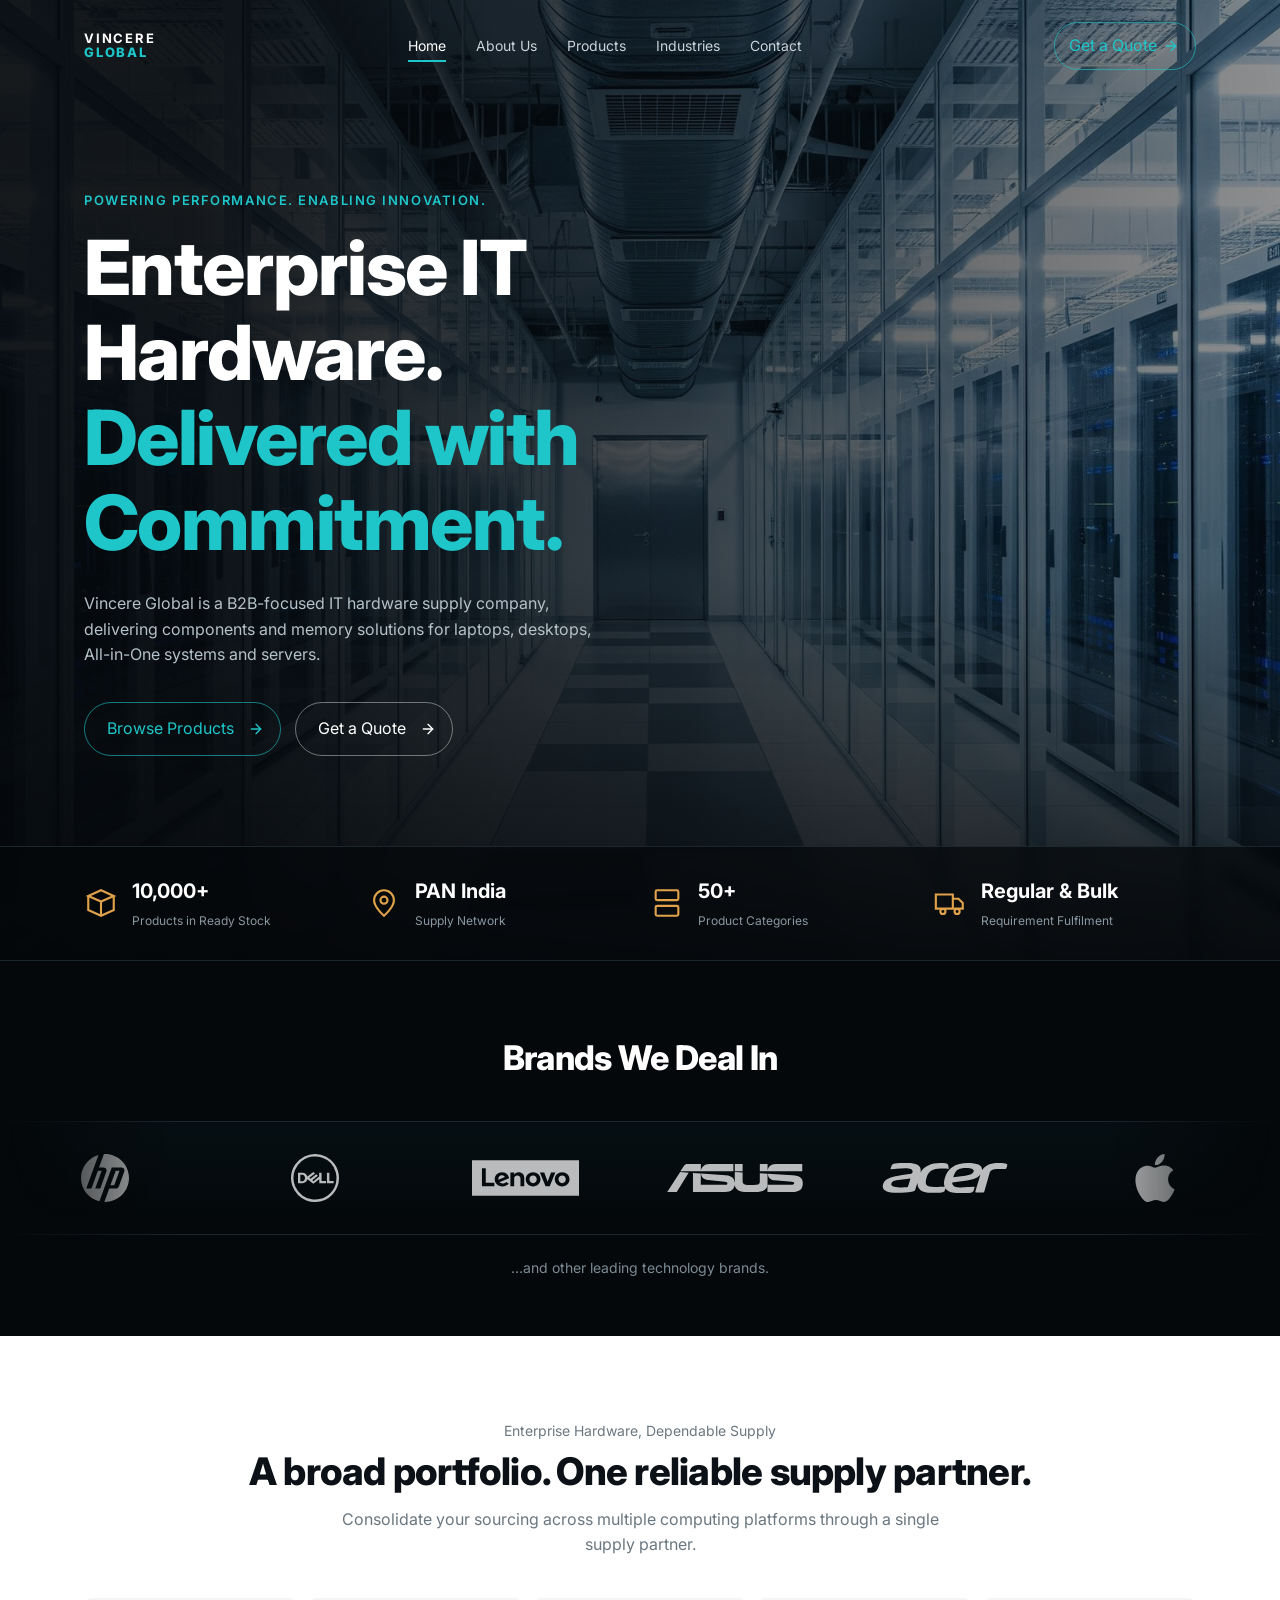
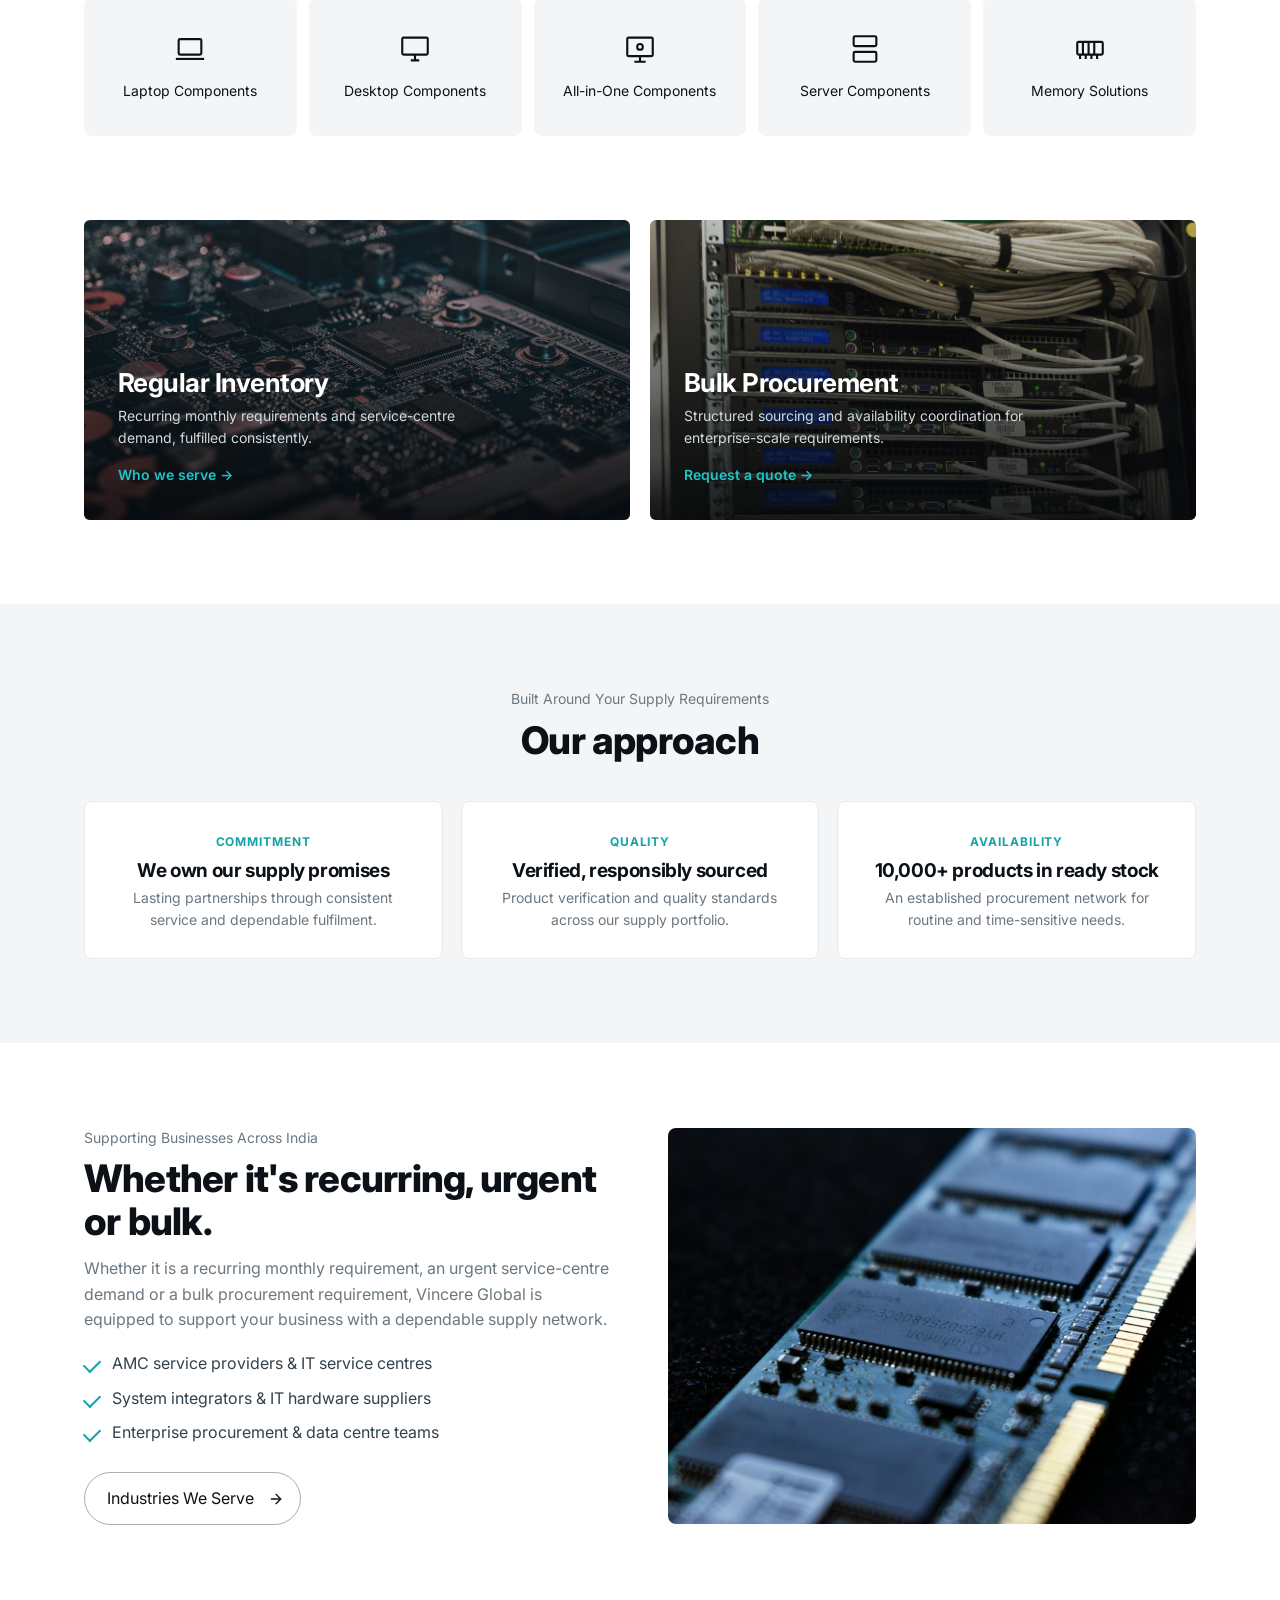
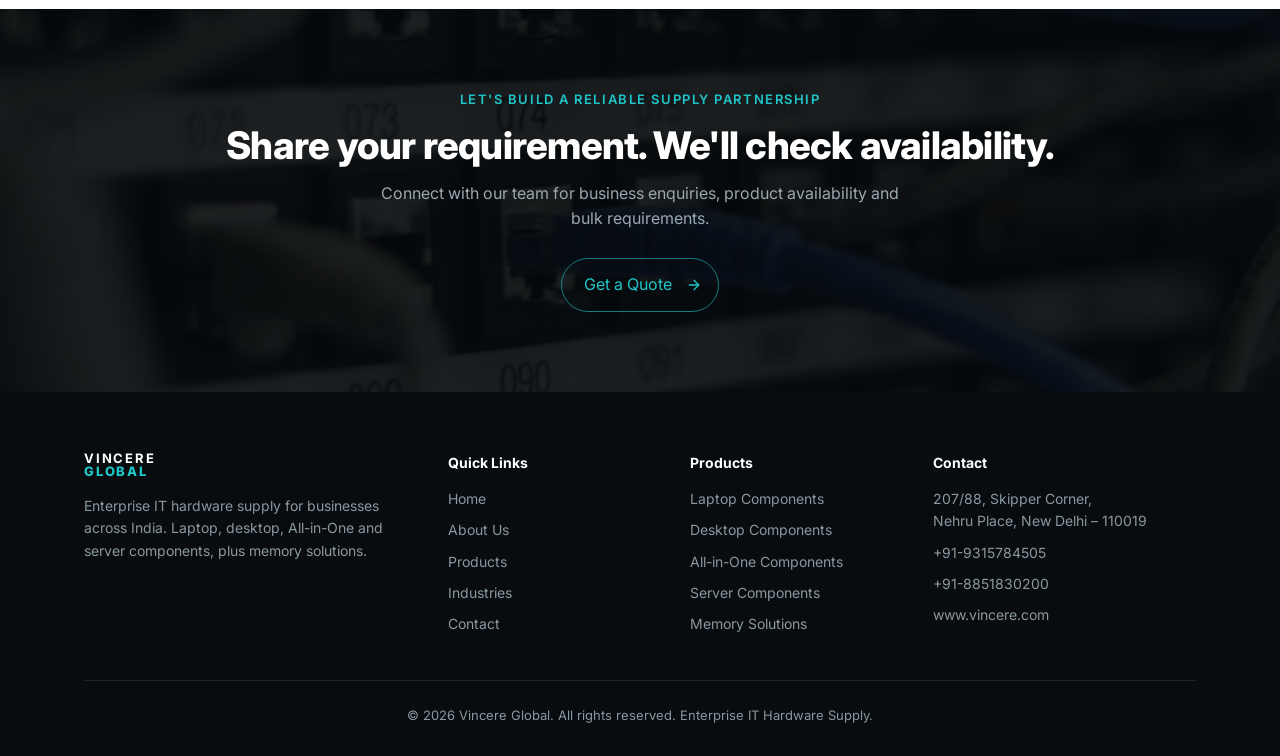
<file: index.html>
<!doctype html><html lang="en"><head><meta charset="utf-8"><meta name="viewport" content="width=device-width,initial-scale=1">
<title>Vincere Global | Enterprise IT Hardware Supply</title><meta name="description" content="B2B IT hardware supply across India: laptop, desktop, All-in-One and server components and memory solutions. 10,000+ products in ready stock.">
<link rel="preconnect" href="https://fonts.googleapis.com"><link rel="preconnect" href="https://fonts.gstatic.com" crossorigin>
<link href="https://fonts.googleapis.com/css2?family=Inter:wght@400;500;600;700;800&display=swap" rel="stylesheet">
<link rel="stylesheet" href="style.css"></head><body>
<header class="site"><div class="wrap nav">
<a class="logo" href="index.html" aria-label="Vincere Global home"><b>Vincere</b>Global</a>
<ul class="menu"><li><a href="index.html" class=on>Home</a></li><li><a href="about.html">About Us</a></li><li><a href="products.html">Products</a></li><li><a href="industries.html">Industries</a></li><li><a href="contact.html">Contact</a></li></ul>
<a class="btn sm" href="contact.html">Get a Quote</a><button class="burger" aria-label="Menu">&#9776;</button></div></header>
<section class="hero"><div class="wrap"><div class="eyebrow">Powering Performance. Enabling Innovation.</div>
<h1>Enterprise IT Hardware.<span>Delivered with Commitment.</span></h1>
<p class="lead">Vincere Global is a B2B-focused IT hardware supply company, delivering components and memory solutions for laptops, desktops, All-in-One systems and servers.</p>
<div class="cta"><a class="btn" href="products.html">Browse Products &rarr;</a><a class="btn ghost" href="contact.html">Get a Quote</a></div></div>
<div class="stats"><div class="wrap">
<div class="stat"><svg viewBox="0 0 24 24"><path d="M3 7l9-4 9 4-9 4-9-4zM3 7v10l9 4 9-4V7M12 11v10"/></svg><div><strong>10,000+</strong><span>Products in Ready Stock</span></div></div>
<div class="stat"><svg viewBox="0 0 24 24"><path d="M12 21s7-6 7-11a7 7 0 10-14 0c0 5 7 11 7 11z"/><circle cx="12" cy="10" r="2.5"/></svg><div><strong>PAN India</strong><span>Supply Network</span></div></div>
<div class="stat"><svg viewBox="0 0 24 24"><rect x="4" y="3" width="16" height="7" rx="1"/><rect x="4" y="14" width="16" height="7" rx="1"/><path d="M8 6.5h.01M8 17.5h.01"/></svg><div><strong>50+</strong><span>Product Categories</span></div></div>
<div class="stat"><svg viewBox="0 0 24 24"><path d="M2 6h12v10H2zM14 9h4l3 3v4h-7"/><circle cx="7" cy="18" r="1.8"/><circle cx="17" cy="18" r="1.8"/></svg><div><strong>Regular &amp; Bulk</strong><span>Requirement Fulfilment</span></div></div>
</div></div></section>
<section class="brands-band"><div class="wrap center"><h2>Brands We Deal In</h2></div>
<div class="marquee" aria-label="Brands we deal in: HP, Dell, Lenovo, ASUS, Acer, Apple, Samsung, SK hynix, Micron and other leading technology brands"><div class="marquee-track" aria-hidden="true"><ul><li><img src="img/brands/hp.svg" alt="" width="48" height="48"></li><li><img src="img/brands/dell.svg" alt="" width="48" height="48"></li><li><img src="img/brands/lenovo.svg" alt="" width="107" height="36"></li><li><img src="img/brands/asus.svg" alt="" width="136" height="28"></li><li><img src="img/brands/acer.svg" alt="" width="126" height="30"></li><li><img src="img/brands/apple.svg" alt="" width="40" height="48"></li><li><img src="img/brands/samsung.svg" alt="" width="150" height="23"></li><li><img src="img/brands/skhynix.svg" alt="" width="92" height="48"></li><li><img src="img/brands/micron.svg" alt="" width="133" height="29"></li></ul><ul><li><img src="img/brands/hp.svg" alt="" width="48" height="48"></li><li><img src="img/brands/dell.svg" alt="" width="48" height="48"></li><li><img src="img/brands/lenovo.svg" alt="" width="107" height="36"></li><li><img src="img/brands/asus.svg" alt="" width="136" height="28"></li><li><img src="img/brands/acer.svg" alt="" width="126" height="30"></li><li><img src="img/brands/apple.svg" alt="" width="40" height="48"></li><li><img src="img/brands/samsung.svg" alt="" width="150" height="23"></li><li><img src="img/brands/skhynix.svg" alt="" width="76" height="40"></li><li><img src="img/brands/micron.svg" alt="" width="133" height="29"></li></ul></div></div>
<p class="brands-note">&hellip;and other leading technology brands.</p></section>
<section class="s center"><div class="wrap reveal"><div class="kicker">Enterprise Hardware, Dependable Supply</div><h2>A broad portfolio. One reliable supply partner.</h2><p class="sub">Consolidate your sourcing across multiple computing platforms through a single supply partner.</p><div class="tiles"><a class="tile" href="products.html#laptop"><svg viewBox="0 0 24 24"><rect x="4" y="5" width="16" height="11" rx="1"/><path d="M2 19h20"/></svg>Laptop Components</a><a class="tile" href="products.html#desktop"><svg viewBox="0 0 24 24"><rect x="3" y="4" width="18" height="12" rx="1"/><path d="M9 20h6M12 16v4"/></svg>Desktop Components</a><a class="tile" href="products.html#aio"><svg viewBox="0 0 24 24"><rect x="3" y="4" width="18" height="13" rx="1"/><path d="M8 21h8M12 17v4"/><circle cx="12" cy="10.5" r="2"/></svg>All-in-One Components</a><a class="tile" href="products.html#server"><svg viewBox="0 0 24 24"><rect x="4" y="3" width="16" height="7" rx="1"/><rect x="4" y="14" width="16" height="7" rx="1"/><path d="M8 6.5h.01M8 17.5h.01"/></svg>Server Components</a><a class="tile" href="products.html#memory"><svg viewBox="0 0 24 24"><rect x="3" y="7" width="18" height="9" rx="1"/><path d="M7 7v9M11 7v9M15 7v9M5 19v-3M9 19v-3M13 19v-3M17 19v-3"/></svg>Memory Solutions</a></div></div></section>
<section class="s" style="padding-top:0"><div class="wrap duo reveal">
<div class="photo-card" style="--img:url(img/board.jpg)"><h3>Regular Inventory</h3><p>Recurring monthly requirements and service-centre demand, fulfilled consistently.</p><a class="l" href="industries.html">Who we serve &rarr;</a></div>
<div class="photo-card" style="--img:url(img/rack.jpg)"><h3>Bulk Procurement</h3><p>Structured sourcing and availability coordination for enterprise-scale requirements.</p><a class="l" href="contact.html">Request a quote &rarr;</a></div></div></section>
<section class="s grey"><div class="wrap center reveal"><div class="kicker">Built Around Your Supply Requirements</div><h2>Our approach</h2>
<div class="steps"><div class="step"><small>COMMITMENT</small><h3>We own our supply promises</h3><p>Lasting partnerships through consistent service and dependable fulfilment.</p></div>
<div class="step"><small>QUALITY</small><h3>Verified, responsibly sourced</h3><p>Product verification and quality standards across our supply portfolio.</p></div>
<div class="step"><small>AVAILABILITY</small><h3>10,000+ products in ready stock</h3><p>An established procurement network for routine and time-sensitive needs.</p></div></div></div></section>
<section class="s"><div class="wrap split reveal"><div><div class="kicker">Supporting Businesses Across India</div><h2>Whether it's recurring, urgent or bulk.</h2>
<p>Whether it is a recurring monthly requirement, an urgent service-centre demand or a bulk procurement requirement, Vincere Global is equipped to support your business with a dependable supply network.</p>
<ul class="checks"><li>AMC service providers &amp; IT service centres</li><li>System integrators &amp; IT hardware suppliers</li><li>Enterprise procurement &amp; data centre teams</li></ul><a class="btn light" href="industries.html">Industries We Serve &rarr;</a></div>
<img src="img/memory.jpg" alt="Close-up of a RAM memory module" loading="lazy"></div></section>
<section class="cta-band"><div class="wrap reveal"><div class="eyebrow">Let's Build a Reliable Supply Partnership</div><h2>Share your requirement. We'll check availability.</h2><p>Connect with our team for business enquiries, product availability and bulk requirements.</p><a class="btn" href="contact.html">Get a Quote &rarr;</a></div></section><footer><div class="wrap"><div class="fgrid">
<div><a class="logo" href="index.html"><b>Vincere</b>Global</a><p style="margin-top:16px;max-width:300px">Enterprise IT hardware supply for businesses across India. Laptop, desktop, All-in-One and server components, plus memory solutions.</p></div>
<div><h4>Quick Links</h4><ul><li><a href="index.html">Home</a></li><li><a href="about.html">About Us</a></li><li><a href="products.html">Products</a></li><li><a href="industries.html">Industries</a></li><li><a href="contact.html">Contact</a></li></ul></div>
<div><h4>Products</h4><ul><li><a href="products.html#laptop">Laptop Components</a></li><li><a href="products.html#desktop">Desktop Components</a></li><li><a href="products.html#aio">All-in-One Components</a></li><li><a href="products.html#server">Server Components</a></li><li><a href="products.html#memory">Memory Solutions</a></li></ul></div>
<div><h4>Contact</h4><ul><li>207/88, Skipper Corner,<br>Nehru Place, New Delhi – 110019</li><li><a href="tel:+919315784505">+91-9315784505</a></li><li><a href="tel:+918851830200">+91-8851830200</a></li><li>www.vincere.com</li></ul></div>
</div><div class="copy">&copy; 2026 Vincere Global. All rights reserved. Enterprise IT Hardware Supply.</div></div></footer>
<script src="main.js"></script></body></html>
</file>
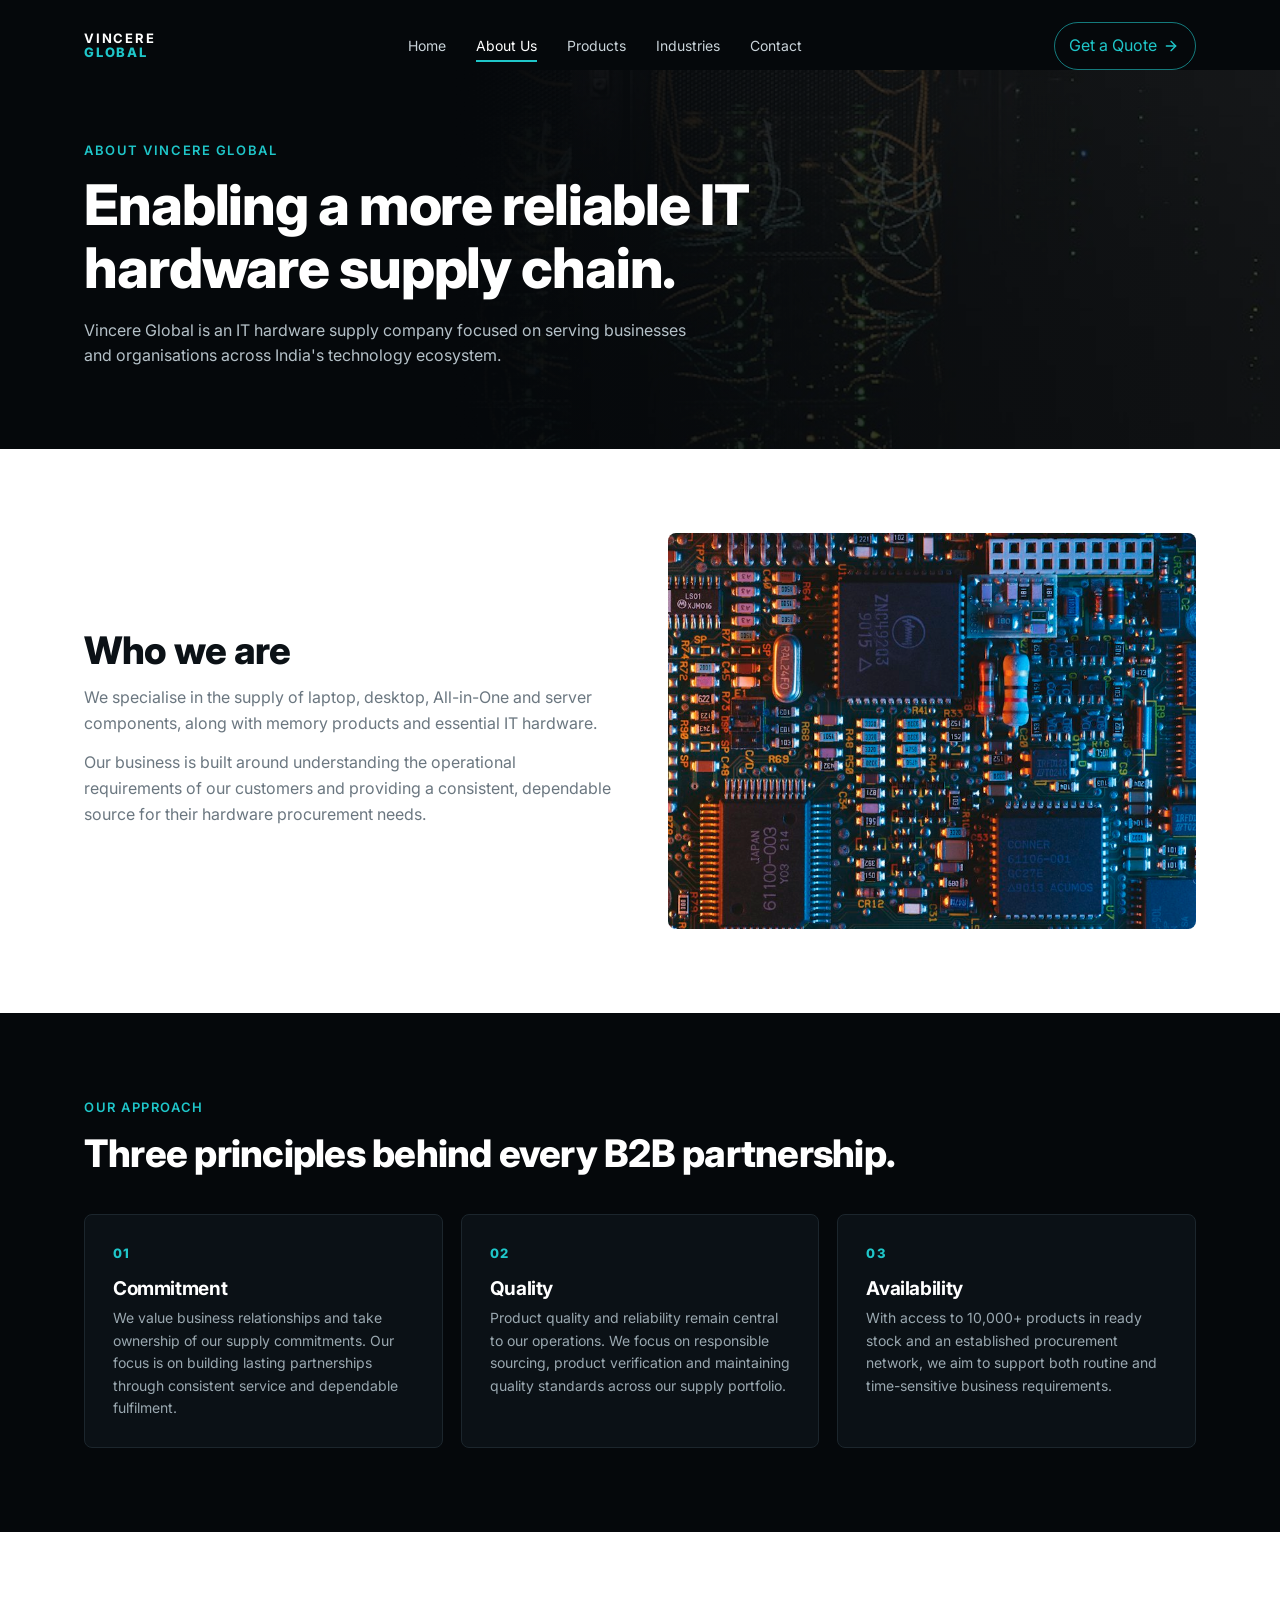
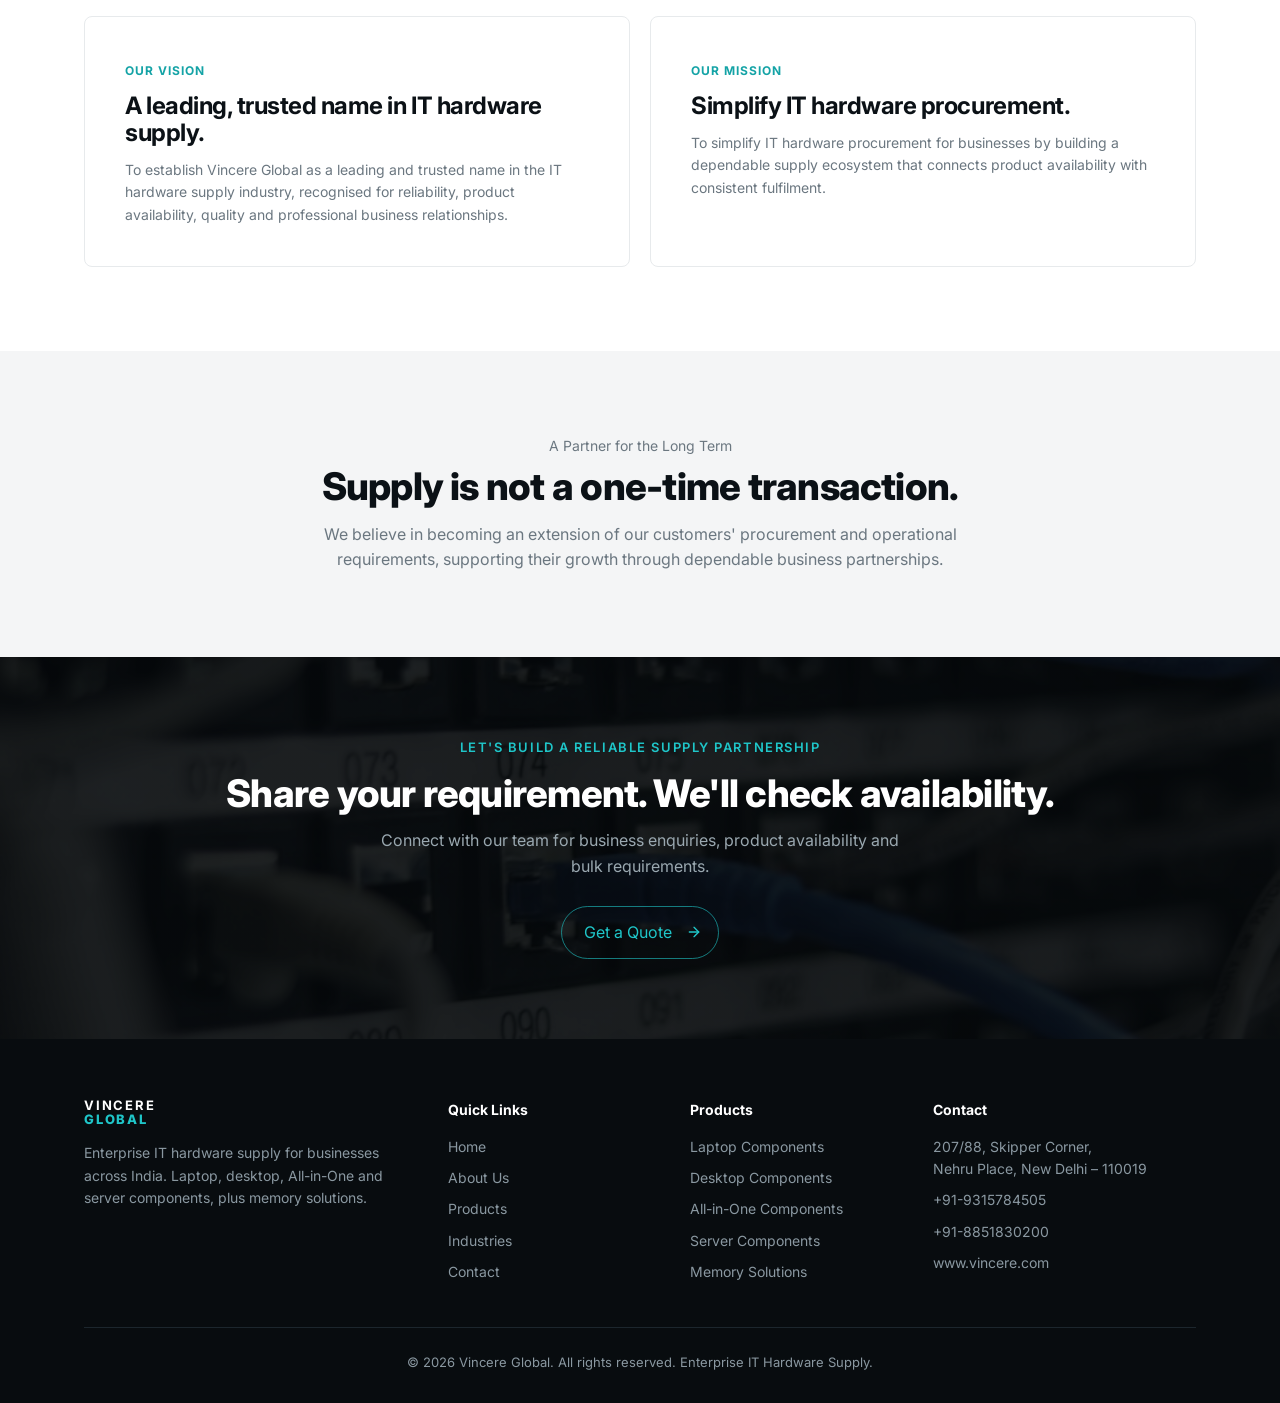
<file: about.html>
<!doctype html><html lang="en"><head><meta charset="utf-8"><meta name="viewport" content="width=device-width,initial-scale=1">
<title>About Us | Vincere Global</title><meta name="description" content="Vincere Global enables a more reliable IT hardware supply chain for businesses across India.">
<link rel="preconnect" href="https://fonts.googleapis.com"><link rel="preconnect" href="https://fonts.gstatic.com" crossorigin>
<link href="https://fonts.googleapis.com/css2?family=Inter:wght@400;500;600;700;800&display=swap" rel="stylesheet">
<link rel="stylesheet" href="style.css"></head><body>
<header class="site solid"><div class="wrap nav">
<a class="logo" href="index.html" aria-label="Vincere Global home"><b>Vincere</b>Global</a>
<ul class="menu"><li><a href="index.html">Home</a></li><li><a href="about.html" class=on>About Us</a></li><li><a href="products.html">Products</a></li><li><a href="industries.html">Industries</a></li><li><a href="contact.html">Contact</a></li></ul>
<a class="btn sm" href="contact.html">Get a Quote</a><button class="burger" aria-label="Menu">&#9776;</button></div></header><section class="page-hero" style="--img:url(img/servers.jpg)"><div class="wrap"><div class="eyebrow">About Vincere Global</div><h1>Enabling a more reliable IT hardware supply chain.</h1><p>Vincere Global is an IT hardware supply company focused on serving businesses and organisations across India's technology ecosystem.</p></div></section>
<section class="s"><div class="wrap split reveal"><div><h2>Who we are</h2><p>We specialise in the supply of laptop, desktop, All-in-One and server components, along with memory products and essential IT hardware.</p><p>Our business is built around understanding the operational requirements of our customers and providing a consistent, dependable source for their hardware procurement needs.</p></div><img src="img/circuit.jpg" alt="Circuit board components" loading="lazy"></div></section>
<section class="s dark"><div class="wrap"><div class="eyebrow">Our Approach</div><h2>Three principles behind every B2B partnership.</h2>
<div class="cards3 reveal"><div class="card"><span class="n">01</span><h3>Commitment</h3><p>We value business relationships and take ownership of our supply commitments. Our focus is on building lasting partnerships through consistent service and dependable fulfilment.</p></div>
<div class="card"><span class="n">02</span><h3>Quality</h3><p>Product quality and reliability remain central to our operations. We focus on responsible sourcing, product verification and maintaining quality standards across our supply portfolio.</p></div>
<div class="card"><span class="n">03</span><h3>Availability</h3><p>With access to 10,000+ products in ready stock and an established procurement network, we aim to support both routine and time-sensitive business requirements.</p></div></div></div></section>
<section class="s"><div class="wrap duo reveal"><div class="step" style="padding:40px"><small>OUR VISION</small><h3 style="font-size:24px;margin-top:10px">A leading, trusted name in IT hardware supply.</h3><p style="margin-top:12px">To establish Vincere Global as a leading and trusted name in the IT hardware supply industry, recognised for reliability, product availability, quality and professional business relationships.</p></div>
<div class="step" style="padding:40px"><small>OUR MISSION</small><h3 style="font-size:24px;margin-top:10px">Simplify IT hardware procurement.</h3><p style="margin-top:12px">To simplify IT hardware procurement for businesses by building a dependable supply ecosystem that connects product availability with consistent fulfilment.</p></div></div></section>
<section class="s grey"><div class="wrap center reveal"><div class="kicker">A Partner for the Long Term</div><h2>Supply is not a one-time transaction.</h2><p class="sub">We believe in becoming an extension of our customers' procurement and operational requirements, supporting their growth through dependable business partnerships.</p></div></section>
<section class="cta-band"><div class="wrap reveal"><div class="eyebrow">Let's Build a Reliable Supply Partnership</div><h2>Share your requirement. We'll check availability.</h2><p>Connect with our team for business enquiries, product availability and bulk requirements.</p><a class="btn" href="contact.html">Get a Quote &rarr;</a></div></section><footer><div class="wrap"><div class="fgrid">
<div><a class="logo" href="index.html"><b>Vincere</b>Global</a><p style="margin-top:16px;max-width:300px">Enterprise IT hardware supply for businesses across India. Laptop, desktop, All-in-One and server components, plus memory solutions.</p></div>
<div><h4>Quick Links</h4><ul><li><a href="index.html">Home</a></li><li><a href="about.html">About Us</a></li><li><a href="products.html">Products</a></li><li><a href="industries.html">Industries</a></li><li><a href="contact.html">Contact</a></li></ul></div>
<div><h4>Products</h4><ul><li><a href="products.html#laptop">Laptop Components</a></li><li><a href="products.html#desktop">Desktop Components</a></li><li><a href="products.html#aio">All-in-One Components</a></li><li><a href="products.html#server">Server Components</a></li><li><a href="products.html#memory">Memory Solutions</a></li></ul></div>
<div><h4>Contact</h4><ul><li>207/88, Skipper Corner,<br>Nehru Place, New Delhi – 110019</li><li><a href="tel:+919315784505">+91-9315784505</a></li><li><a href="tel:+918851830200">+91-8851830200</a></li><li>www.vincere.com</li></ul></div>
</div><div class="copy">&copy; 2026 Vincere Global. All rights reserved. Enterprise IT Hardware Supply.</div></div></footer>
<script src="main.js"></script></body></html>
</file>
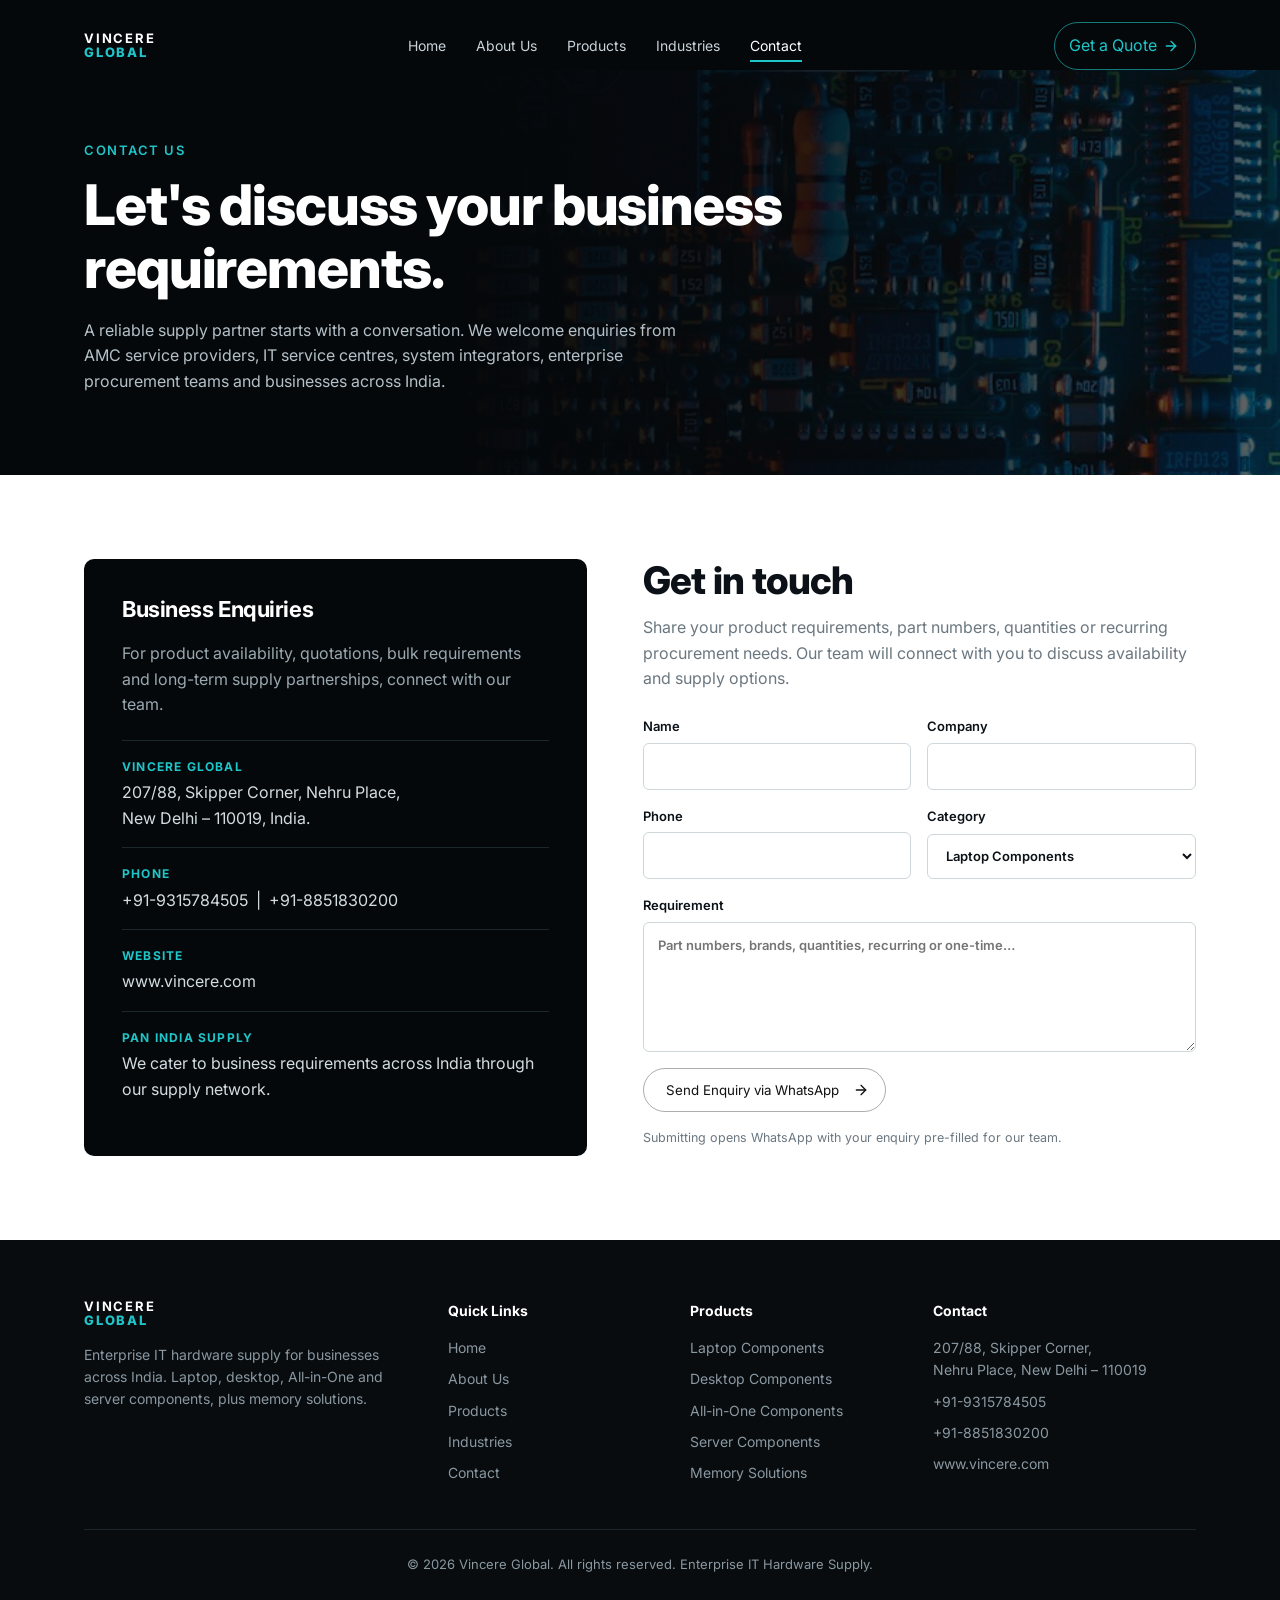
<file: contact.html>
<!doctype html><html lang="en"><head><meta charset="utf-8"><meta name="viewport" content="width=device-width,initial-scale=1">
<title>Contact Us | Vincere Global</title><meta name="description" content="Contact Vincere Global for product availability, quotations, bulk requirements and long-term IT hardware supply partnerships.">
<link rel="preconnect" href="https://fonts.googleapis.com"><link rel="preconnect" href="https://fonts.gstatic.com" crossorigin>
<link href="https://fonts.googleapis.com/css2?family=Inter:wght@400;500;600;700;800&display=swap" rel="stylesheet">
<link rel="stylesheet" href="style.css"></head><body>
<header class="site solid"><div class="wrap nav">
<a class="logo" href="index.html" aria-label="Vincere Global home"><b>Vincere</b>Global</a>
<ul class="menu"><li><a href="index.html">Home</a></li><li><a href="about.html">About Us</a></li><li><a href="products.html">Products</a></li><li><a href="industries.html">Industries</a></li><li><a href="contact.html" class=on>Contact</a></li></ul>
<a class="btn sm" href="contact.html">Get a Quote</a><button class="burger" aria-label="Menu">&#9776;</button></div></header><section class="page-hero" style="--img:url(img/circuit.jpg)"><div class="wrap"><div class="eyebrow">Contact Us</div><h1>Let's discuss your business requirements.</h1><p>A reliable supply partner starts with a conversation. We welcome enquiries from AMC service providers, IT service centres, system integrators, enterprise procurement teams and businesses across India.</p></div></section>
<section class="s"><div class="wrap contact">
<div class="info reveal"><h3>Business Enquiries</h3><p style="color:#9aa8b0;margin-bottom:22px">For product availability, quotations, bulk requirements and long-term supply partnerships, connect with our team.</p><dl>
<div><dt>Vincere Global</dt><dd>207/88, Skipper Corner, Nehru Place,<br>New Delhi – 110019, India.</dd></div>
<div><dt>Phone</dt><dd><a href="tel:+919315784505">+91-9315784505</a> &nbsp;|&nbsp; <a href="tel:+918851830200">+91-8851830200</a></dd></div>
<div><dt>Website</dt><dd>www.vincere.com</dd></div>
<div><dt>PAN India Supply</dt><dd>We cater to business requirements across India through our supply network.</dd></div></dl></div>
<div class="reveal"><h2 style="margin-top:0">Get in touch</h2><p class="sub" style="margin-bottom:24px">Share your product requirements, part numbers, quantities or recurring procurement needs. Our team will connect with you to discuss availability and supply options.</p>
<form id="enq"><div class="row2"><label>Name<input name="name" required></label><label>Company<input name="company" required></label></div>
<div class="row2"><label>Phone<input name="phone" type="tel" required></label><label>Category<select name="cat"><option>Laptop Components</option><option>Desktop Components</option><option>All-in-One Components</option><option>Server Components</option><option>Memory Solutions</option><option>Other / Not sure</option></select></label></div>
<label>Requirement<textarea name="msg" placeholder="Part numbers, brands, quantities, recurring or one-time…" required></textarea></label>
<button class="btn light" type="submit" style="justify-self:start">Send Enquiry via WhatsApp &rarr;</button><p class="note">Submitting opens WhatsApp with your enquiry pre-filled for our team.</p></form></div>
</div></section>
<footer><div class="wrap"><div class="fgrid">
<div><a class="logo" href="index.html"><b>Vincere</b>Global</a><p style="margin-top:16px;max-width:300px">Enterprise IT hardware supply for businesses across India. Laptop, desktop, All-in-One and server components, plus memory solutions.</p></div>
<div><h4>Quick Links</h4><ul><li><a href="index.html">Home</a></li><li><a href="about.html">About Us</a></li><li><a href="products.html">Products</a></li><li><a href="industries.html">Industries</a></li><li><a href="contact.html">Contact</a></li></ul></div>
<div><h4>Products</h4><ul><li><a href="products.html#laptop">Laptop Components</a></li><li><a href="products.html#desktop">Desktop Components</a></li><li><a href="products.html#aio">All-in-One Components</a></li><li><a href="products.html#server">Server Components</a></li><li><a href="products.html#memory">Memory Solutions</a></li></ul></div>
<div><h4>Contact</h4><ul><li>207/88, Skipper Corner,<br>Nehru Place, New Delhi – 110019</li><li><a href="tel:+919315784505">+91-9315784505</a></li><li><a href="tel:+918851830200">+91-8851830200</a></li><li>www.vincere.com</li></ul></div>
</div><div class="copy">&copy; 2026 Vincere Global. All rights reserved. Enterprise IT Hardware Supply.</div></div></footer>
<script src="main.js"></script></body></html>
</file>
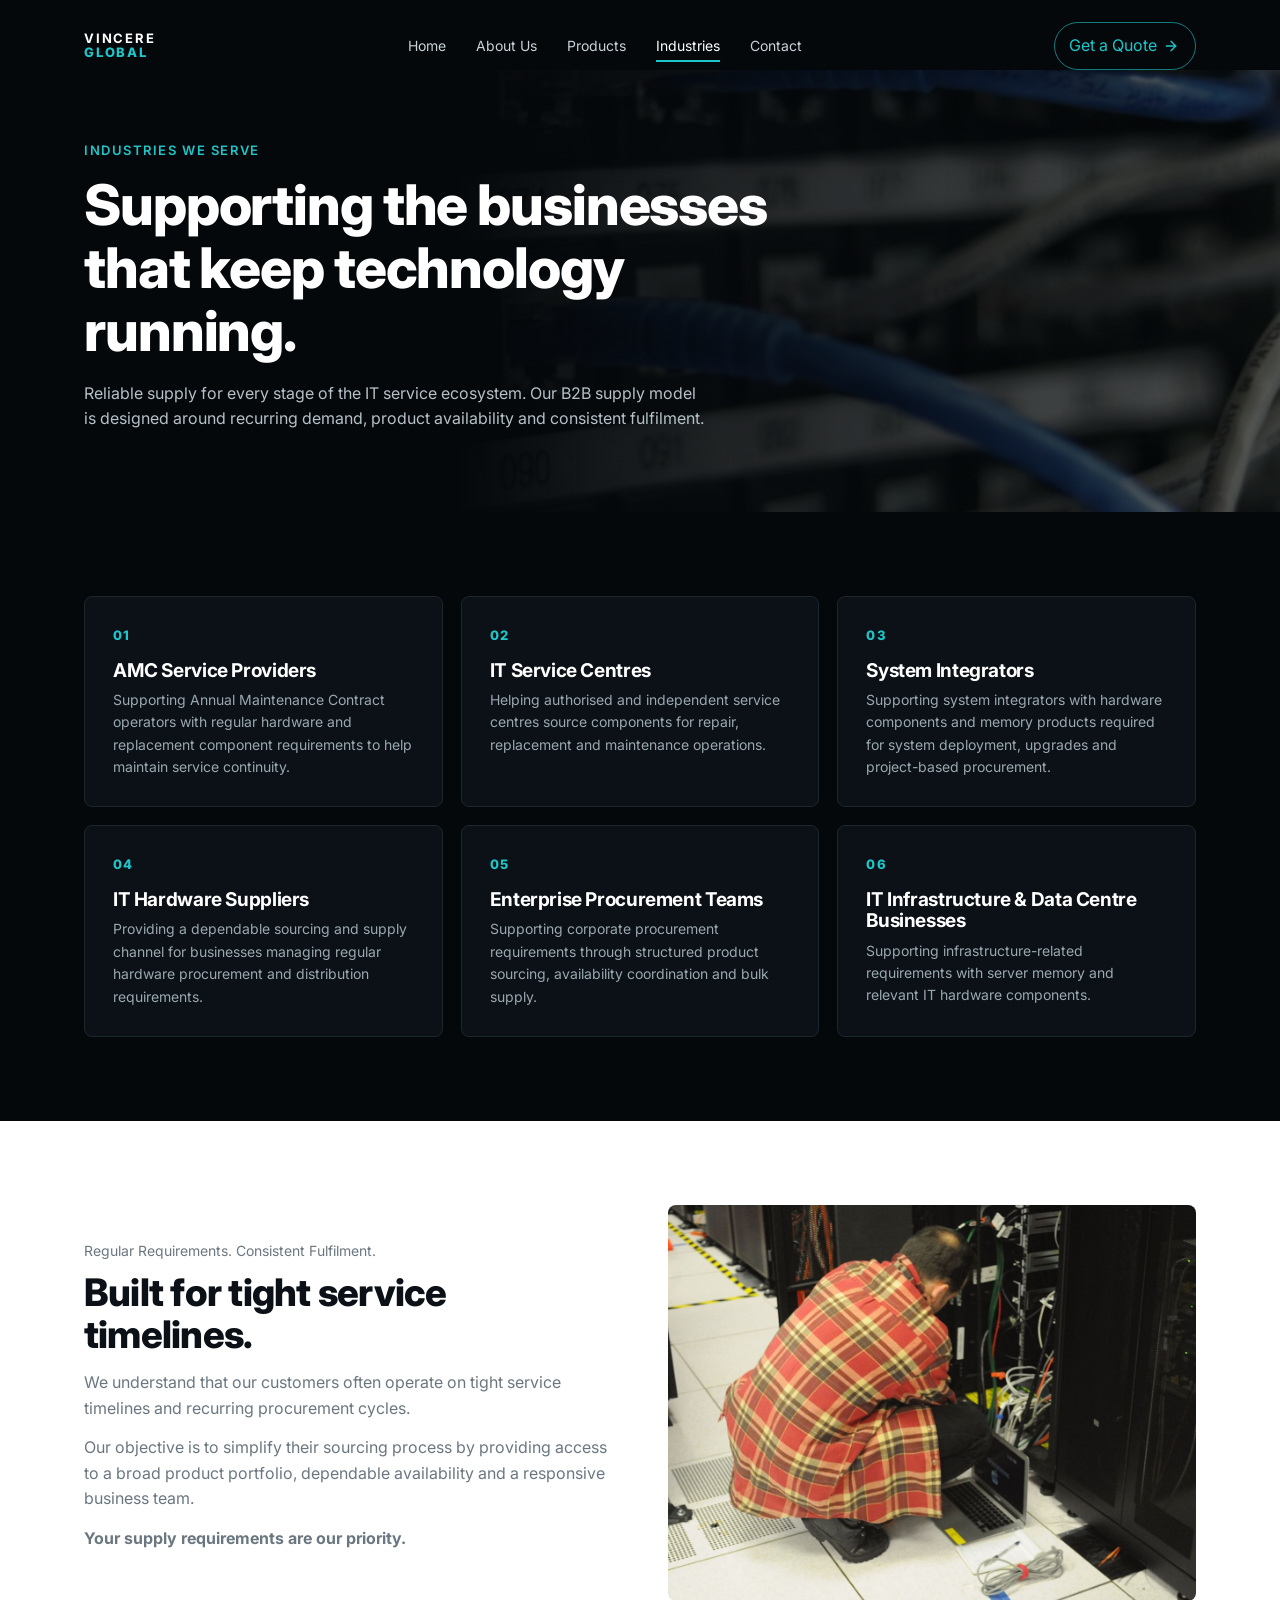
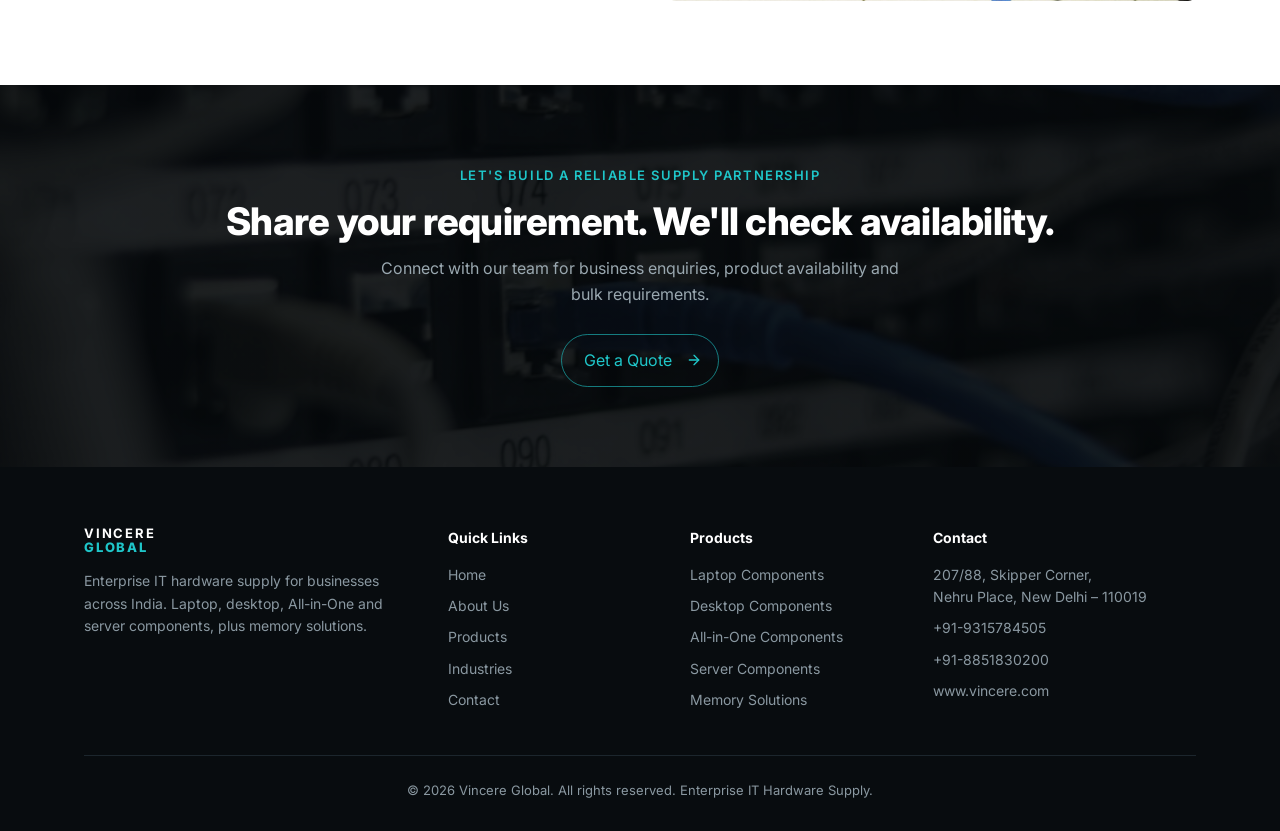
<file: industries.html>
<!doctype html><html lang="en"><head><meta charset="utf-8"><meta name="viewport" content="width=device-width,initial-scale=1">
<title>Industries We Serve | Vincere Global</title><meta name="description" content="Reliable IT hardware supply for AMC providers, service centres, system integrators, enterprise procurement teams and data centres.">
<link rel="preconnect" href="https://fonts.googleapis.com"><link rel="preconnect" href="https://fonts.gstatic.com" crossorigin>
<link href="https://fonts.googleapis.com/css2?family=Inter:wght@400;500;600;700;800&display=swap" rel="stylesheet">
<link rel="stylesheet" href="style.css"></head><body>
<header class="site solid"><div class="wrap nav">
<a class="logo" href="index.html" aria-label="Vincere Global home"><b>Vincere</b>Global</a>
<ul class="menu"><li><a href="index.html">Home</a></li><li><a href="about.html">About Us</a></li><li><a href="products.html">Products</a></li><li><a href="industries.html" class=on>Industries</a></li><li><a href="contact.html">Contact</a></li></ul>
<a class="btn sm" href="contact.html">Get a Quote</a><button class="burger" aria-label="Menu">&#9776;</button></div></header><section class="page-hero" style="--img:url(img/network.jpg)"><div class="wrap"><div class="eyebrow">Industries We Serve</div><h1>Supporting the businesses that keep technology running.</h1><p>Reliable supply for every stage of the IT service ecosystem. Our B2B supply model is designed around recurring demand, product availability and consistent fulfilment.</p></div></section>
<section class="s dark"><div class="wrap"><div class="cards3 reveal" style="margin-top:0"><div class="card"><span class="n">01</span><h3>AMC Service Providers</h3><p>Supporting Annual Maintenance Contract operators with regular hardware and replacement component requirements to help maintain service continuity.</p></div><div class="card"><span class="n">02</span><h3>IT Service Centres</h3><p>Helping authorised and independent service centres source components for repair, replacement and maintenance operations.</p></div><div class="card"><span class="n">03</span><h3>System Integrators</h3><p>Supporting system integrators with hardware components and memory products required for system deployment, upgrades and project-based procurement.</p></div><div class="card"><span class="n">04</span><h3>IT Hardware Suppliers</h3><p>Providing a dependable sourcing and supply channel for businesses managing regular hardware procurement and distribution requirements.</p></div><div class="card"><span class="n">05</span><h3>Enterprise Procurement Teams</h3><p>Supporting corporate procurement requirements through structured product sourcing, availability coordination and bulk supply.</p></div><div class="card"><span class="n">06</span><h3>IT Infrastructure &amp; Data Centre Businesses</h3><p>Supporting infrastructure-related requirements with server memory and relevant IT hardware components.</p></div></div></div></section>
<section class="s"><div class="wrap split reveal"><div><div class="kicker">Regular Requirements. Consistent Fulfilment.</div><h2>Built for tight service timelines.</h2><p>We understand that our customers often operate on tight service timelines and recurring procurement cycles.</p><p>Our objective is to simplify their sourcing process by providing access to a broad product portfolio, dependable availability and a responsive business team.</p><p><strong>Your supply requirements are our priority.</strong></p></div><img src="img/technician.jpg" alt="Technician servicing hardware in a server room" loading="lazy"></div></section>
<section class="cta-band"><div class="wrap reveal"><div class="eyebrow">Let's Build a Reliable Supply Partnership</div><h2>Share your requirement. We'll check availability.</h2><p>Connect with our team for business enquiries, product availability and bulk requirements.</p><a class="btn" href="contact.html">Get a Quote &rarr;</a></div></section><footer><div class="wrap"><div class="fgrid">
<div><a class="logo" href="index.html"><b>Vincere</b>Global</a><p style="margin-top:16px;max-width:300px">Enterprise IT hardware supply for businesses across India. Laptop, desktop, All-in-One and server components, plus memory solutions.</p></div>
<div><h4>Quick Links</h4><ul><li><a href="index.html">Home</a></li><li><a href="about.html">About Us</a></li><li><a href="products.html">Products</a></li><li><a href="industries.html">Industries</a></li><li><a href="contact.html">Contact</a></li></ul></div>
<div><h4>Products</h4><ul><li><a href="products.html#laptop">Laptop Components</a></li><li><a href="products.html#desktop">Desktop Components</a></li><li><a href="products.html#aio">All-in-One Components</a></li><li><a href="products.html#server">Server Components</a></li><li><a href="products.html#memory">Memory Solutions</a></li></ul></div>
<div><h4>Contact</h4><ul><li>207/88, Skipper Corner,<br>Nehru Place, New Delhi – 110019</li><li><a href="tel:+919315784505">+91-9315784505</a></li><li><a href="tel:+918851830200">+91-8851830200</a></li><li>www.vincere.com</li></ul></div>
</div><div class="copy">&copy; 2026 Vincere Global. All rights reserved. Enterprise IT Hardware Supply.</div></div></footer>
<script src="main.js"></script></body></html>
</file>
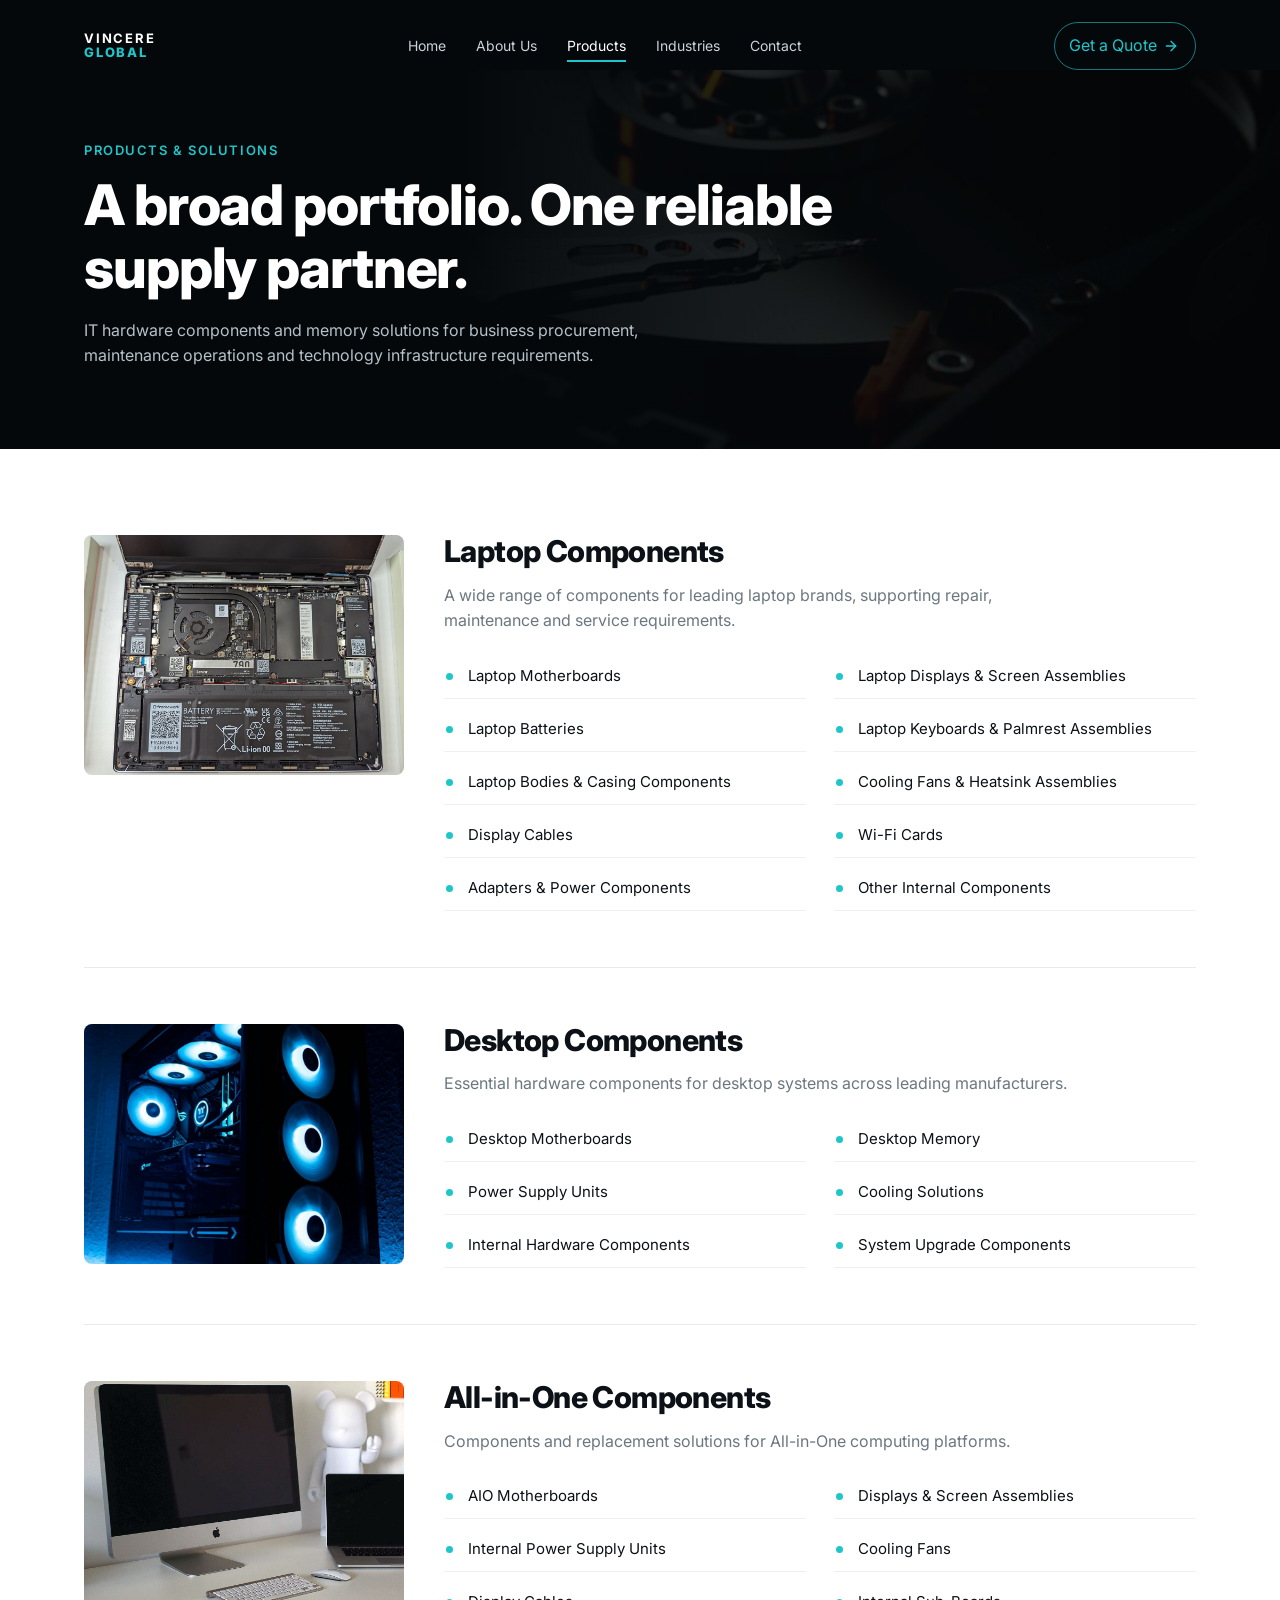
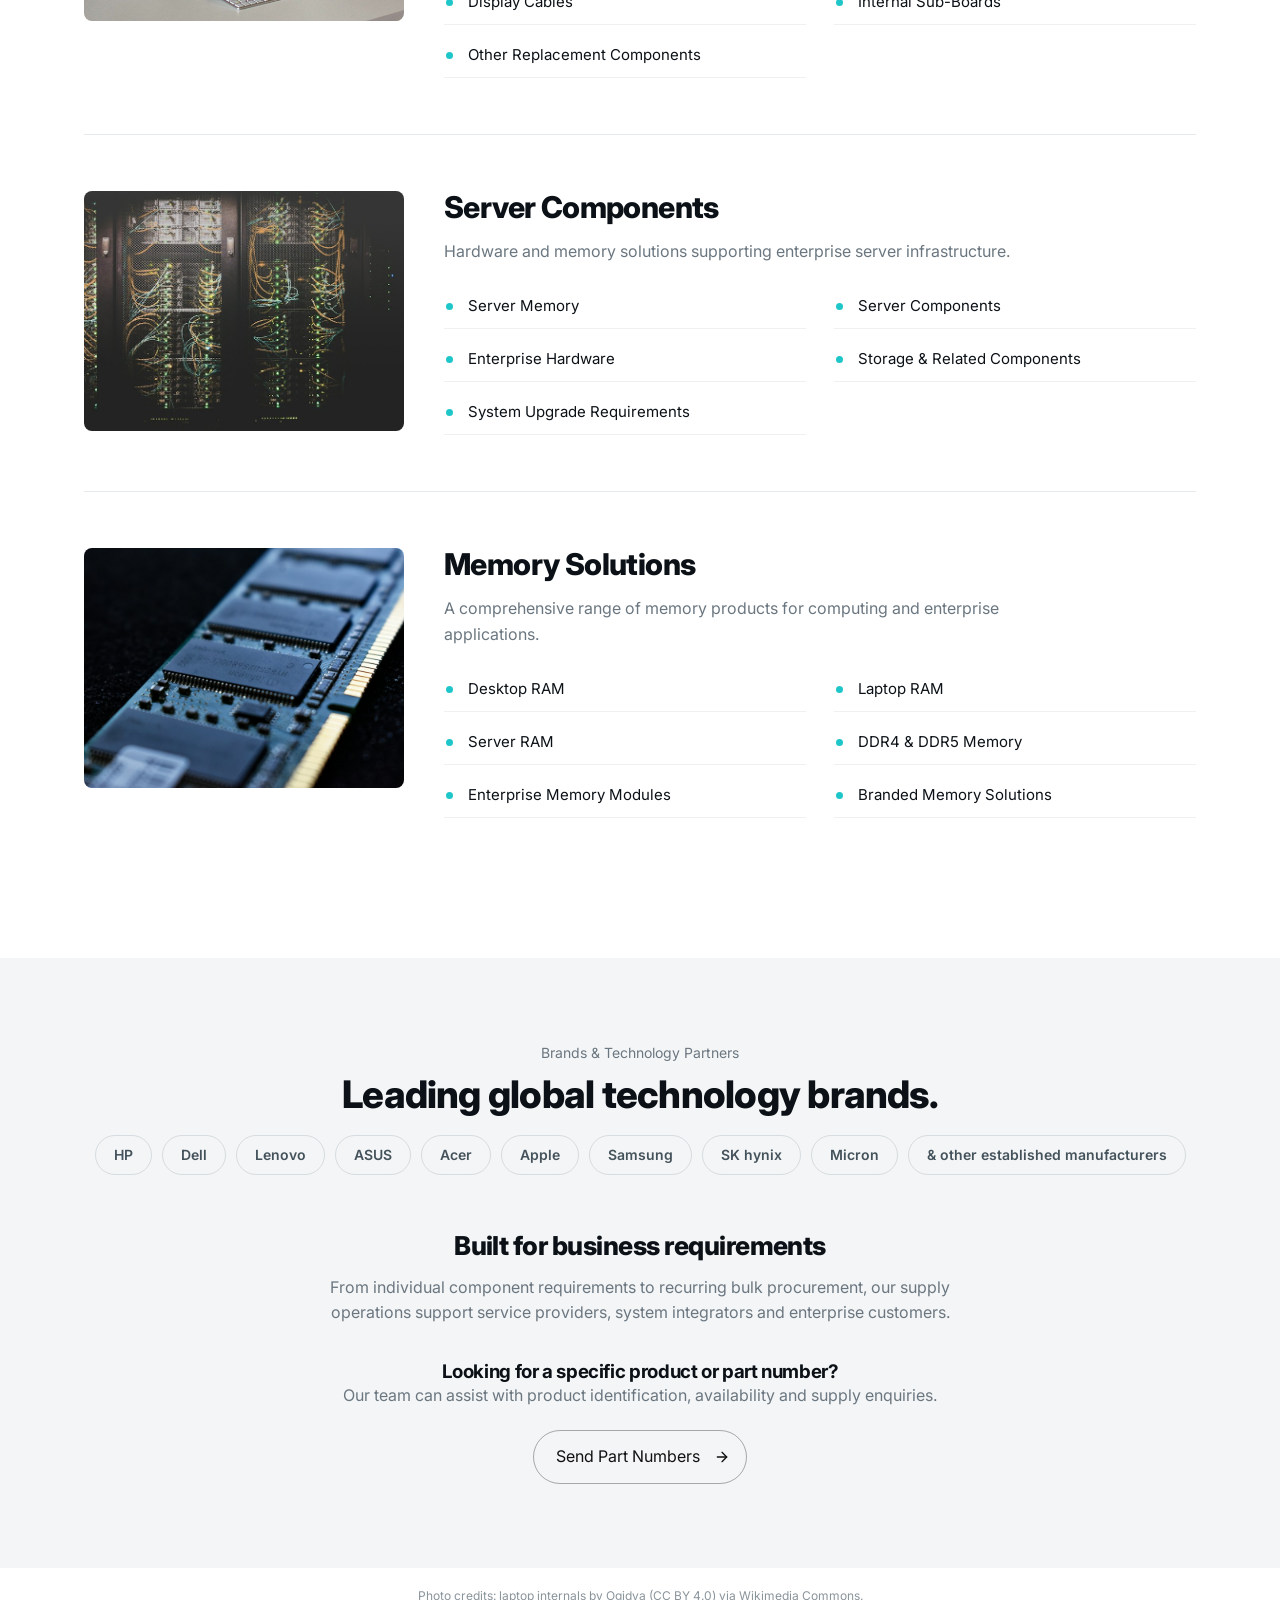
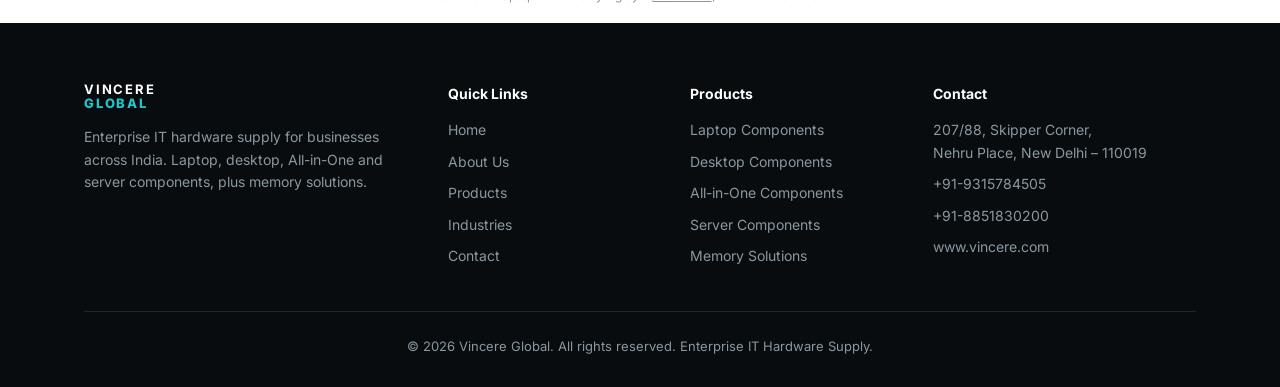
<file: products.html>
<!doctype html><html lang="en"><head><meta charset="utf-8"><meta name="viewport" content="width=device-width,initial-scale=1">
<title>Products & Solutions | Vincere Global</title><meta name="description" content="Laptop, desktop, All-in-One and server components and memory solutions from HP, Dell, Lenovo, ASUS, Acer, Apple, Samsung, SK hynix and Micron.">
<link rel="preconnect" href="https://fonts.googleapis.com"><link rel="preconnect" href="https://fonts.gstatic.com" crossorigin>
<link href="https://fonts.googleapis.com/css2?family=Inter:wght@400;500;600;700;800&display=swap" rel="stylesheet">
<link rel="stylesheet" href="style.css"></head><body>
<header class="site solid"><div class="wrap nav">
<a class="logo" href="index.html" aria-label="Vincere Global home"><b>Vincere</b>Global</a>
<ul class="menu"><li><a href="index.html">Home</a></li><li><a href="about.html">About Us</a></li><li><a href="products.html" class=on>Products</a></li><li><a href="industries.html">Industries</a></li><li><a href="contact.html">Contact</a></li></ul>
<a class="btn sm" href="contact.html">Get a Quote</a><button class="burger" aria-label="Menu">&#9776;</button></div></header><section class="page-hero" style="--img:url(img/storage.jpg)"><div class="wrap"><div class="eyebrow">Products & Solutions</div><h1>A broad portfolio. One reliable supply partner.</h1><p>IT hardware components and memory solutions for business procurement, maintenance operations and technology infrastructure requirements.</p></div></section>
<section class="s" style="padding-top:30px"><div class="wrap"><div class="prod reveal" id="laptop"><img class="ph" src="img/laptop-internals.jpg" alt="Laptop internals showing battery, fan, SSD and Wi-Fi card" loading="lazy"><div><h2>Laptop Components</h2><p class="sub">A wide range of components for leading laptop brands, supporting repair, maintenance and service requirements.</p><ul><li>Laptop Motherboards</li><li>Laptop Displays &amp; Screen Assemblies</li><li>Laptop Batteries</li><li>Laptop Keyboards &amp; Palmrest Assemblies</li><li>Laptop Bodies &amp; Casing Components</li><li>Cooling Fans &amp; Heatsink Assemblies</li><li>Display Cables</li><li>Wi-Fi Cards</li><li>Adapters &amp; Power Components</li><li>Other Internal Components</li></ul></div></div><div class="prod reveal" id="desktop"><img class="ph" src="img/desktop.jpg" alt="Desktop Components" loading="lazy"><div><h2>Desktop Components</h2><p class="sub">Essential hardware components for desktop systems across leading manufacturers.</p><ul><li>Desktop Motherboards</li><li>Desktop Memory</li><li>Power Supply Units</li><li>Cooling Solutions</li><li>Internal Hardware Components</li><li>System Upgrade Components</li></ul></div></div><div class="prod reveal" id="aio"><img class="ph" src="img/aio.jpg" alt="All-in-One desktop PC" loading="lazy"><div><h2>All-in-One Components</h2><p class="sub">Components and replacement solutions for All-in-One computing platforms.</p><ul><li>AIO Motherboards</li><li>Displays &amp; Screen Assemblies</li><li>Internal Power Supply Units</li><li>Cooling Fans</li><li>Display Cables</li><li>Internal Sub-Boards</li><li>Other Replacement Components</li></ul></div></div><div class="prod reveal" id="server"><img class="ph" src="img/servers.jpg" alt="Server Components" loading="lazy"><div><h2>Server Components</h2><p class="sub">Hardware and memory solutions supporting enterprise server infrastructure.</p><ul><li>Server Memory</li><li>Server Components</li><li>Enterprise Hardware</li><li>Storage &amp; Related Components</li><li>System Upgrade Requirements</li></ul></div></div><div class="prod reveal" id="memory"><img class="ph" src="img/memory.jpg" alt="Memory Solutions" loading="lazy"><div><h2>Memory Solutions</h2><p class="sub">A comprehensive range of memory products for computing and enterprise applications.</p><ul><li>Desktop RAM</li><li>Laptop RAM</li><li>Server RAM</li><li>DDR4 &amp; DDR5 Memory</li><li>Enterprise Memory Modules</li><li>Branded Memory Solutions</li></ul></div></div></div></section>
<section class="s grey"><div class="wrap center reveal"><div class="kicker">Brands &amp; Technology Partners</div><h2>Leading global technology brands.</h2><div class="chips" style="justify-content:center"><span class="chip">HP</span><span class="chip">Dell</span><span class="chip">Lenovo</span><span class="chip">ASUS</span><span class="chip">Acer</span><span class="chip">Apple</span><span class="chip">Samsung</span><span class="chip">SK hynix</span><span class="chip">Micron</span><span class="chip">&amp; other established manufacturers</span></div>
<h2 style="margin-top:56px;font-size:26px">Built for business requirements</h2><p class="sub">From individual component requirements to recurring bulk procurement, our supply operations support service providers, system integrators and enterprise customers.</p>
<h3 style="margin-top:36px">Looking for a specific product or part number?</h3><p class="sub" style="margin-bottom:22px">Our team can assist with product identification, availability and supply enquiries.</p><a class="btn light" href="contact.html">Send Part Numbers &rarr;</a></div></section>
<p class="credit wrap">Photo credits: laptop internals by Ogidya (<a href="https://creativecommons.org/licenses/by/4.0/" rel="noopener">CC BY 4.0</a>) via Wikimedia Commons.</p><footer><div class="wrap"><div class="fgrid">
<div><a class="logo" href="index.html"><b>Vincere</b>Global</a><p style="margin-top:16px;max-width:300px">Enterprise IT hardware supply for businesses across India. Laptop, desktop, All-in-One and server components, plus memory solutions.</p></div>
<div><h4>Quick Links</h4><ul><li><a href="index.html">Home</a></li><li><a href="about.html">About Us</a></li><li><a href="products.html">Products</a></li><li><a href="industries.html">Industries</a></li><li><a href="contact.html">Contact</a></li></ul></div>
<div><h4>Products</h4><ul><li><a href="products.html#laptop">Laptop Components</a></li><li><a href="products.html#desktop">Desktop Components</a></li><li><a href="products.html#aio">All-in-One Components</a></li><li><a href="products.html#server">Server Components</a></li><li><a href="products.html#memory">Memory Solutions</a></li></ul></div>
<div><h4>Contact</h4><ul><li>207/88, Skipper Corner,<br>Nehru Place, New Delhi – 110019</li><li><a href="tel:+919315784505">+91-9315784505</a></li><li><a href="tel:+918851830200">+91-8851830200</a></li><li>www.vincere.com</li></ul></div>
</div><div class="copy">&copy; 2026 Vincere Global. All rights reserved. Enterprise IT Hardware Supply.</div></div></footer>
<script src="main.js"></script></body></html>
</file>
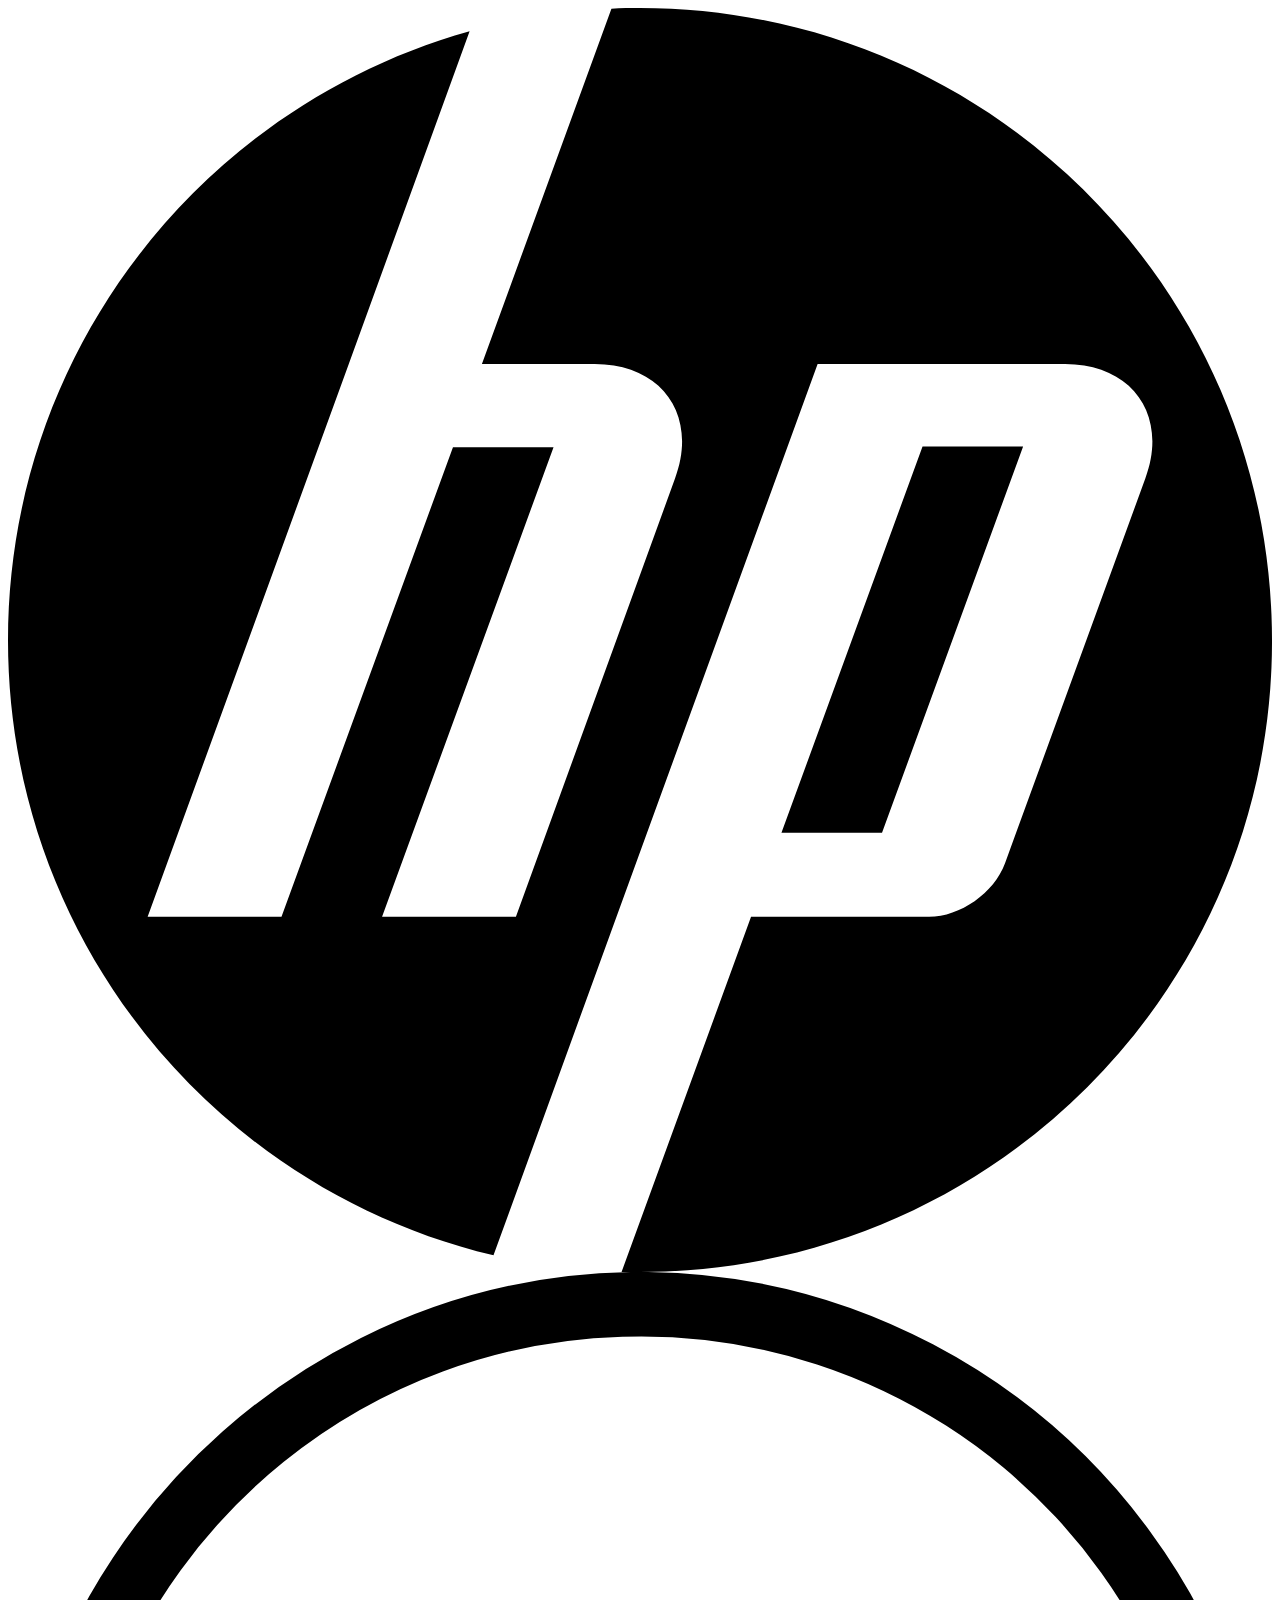
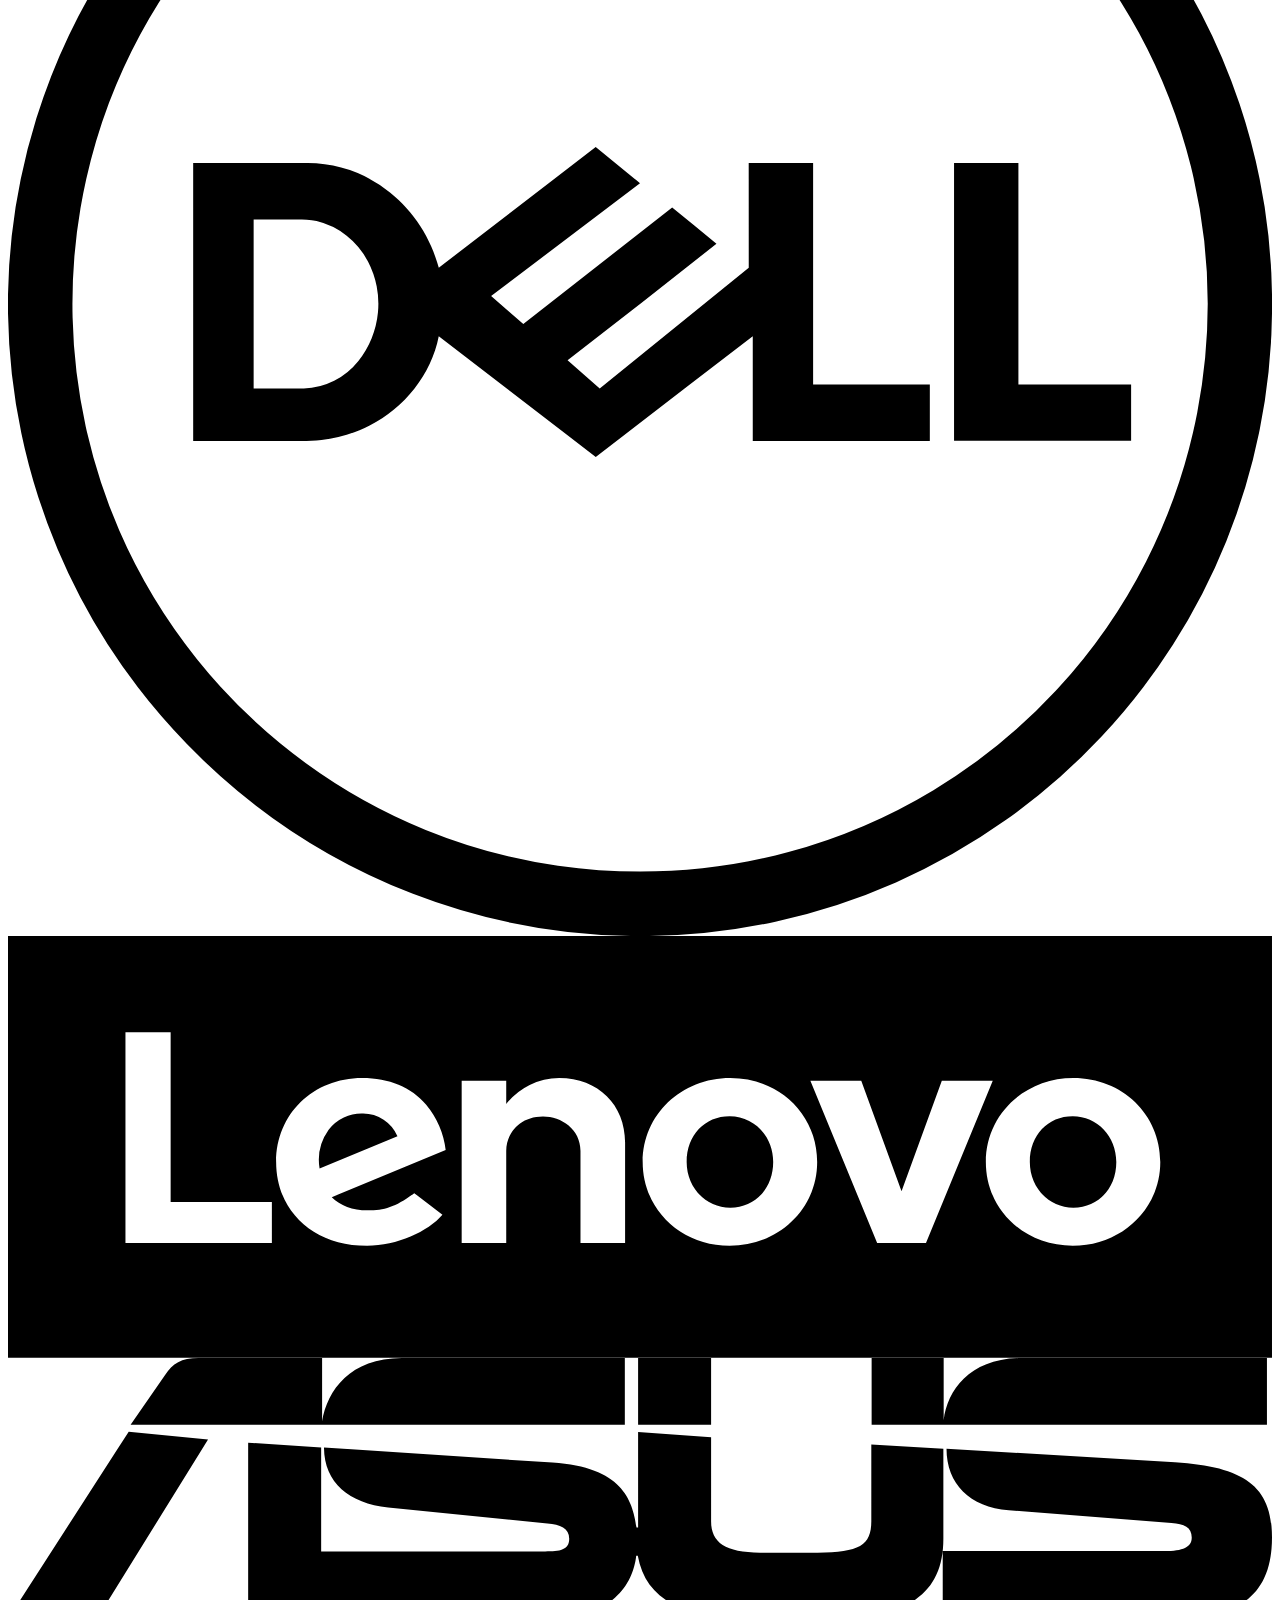
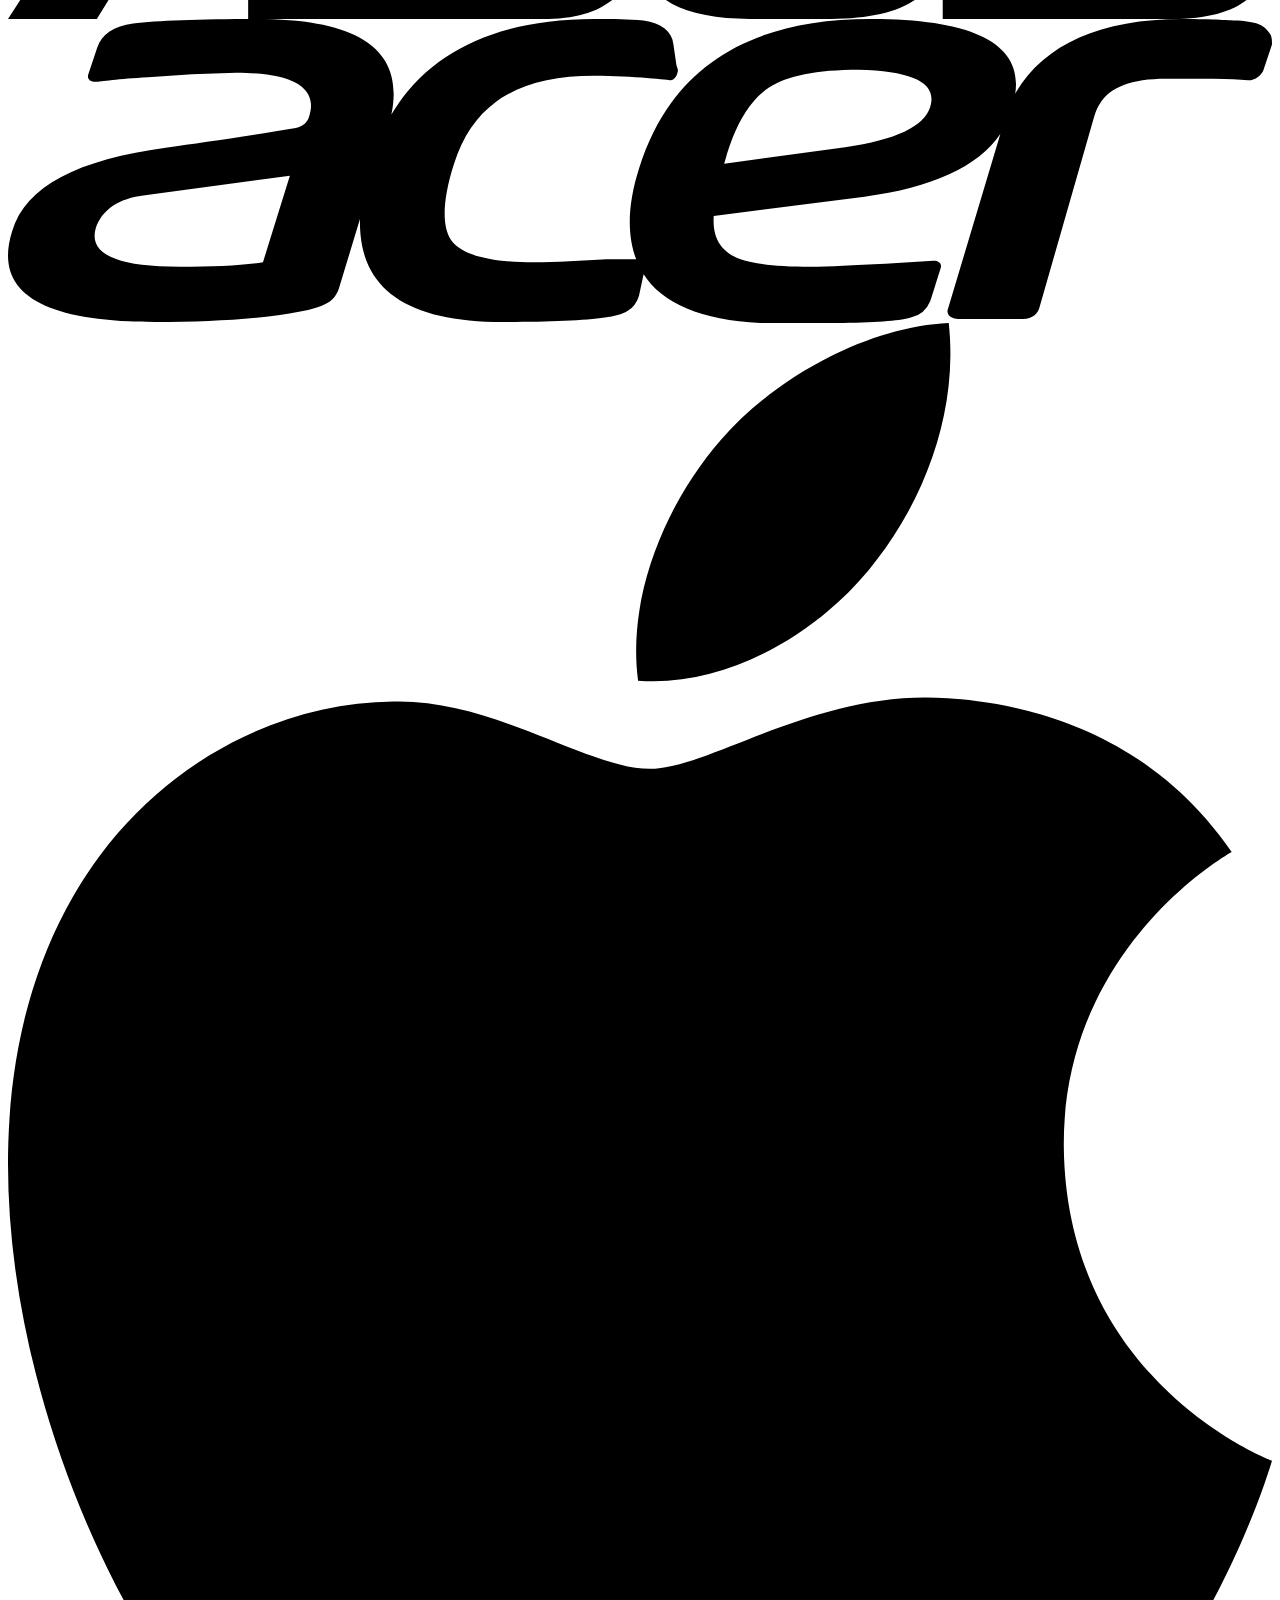
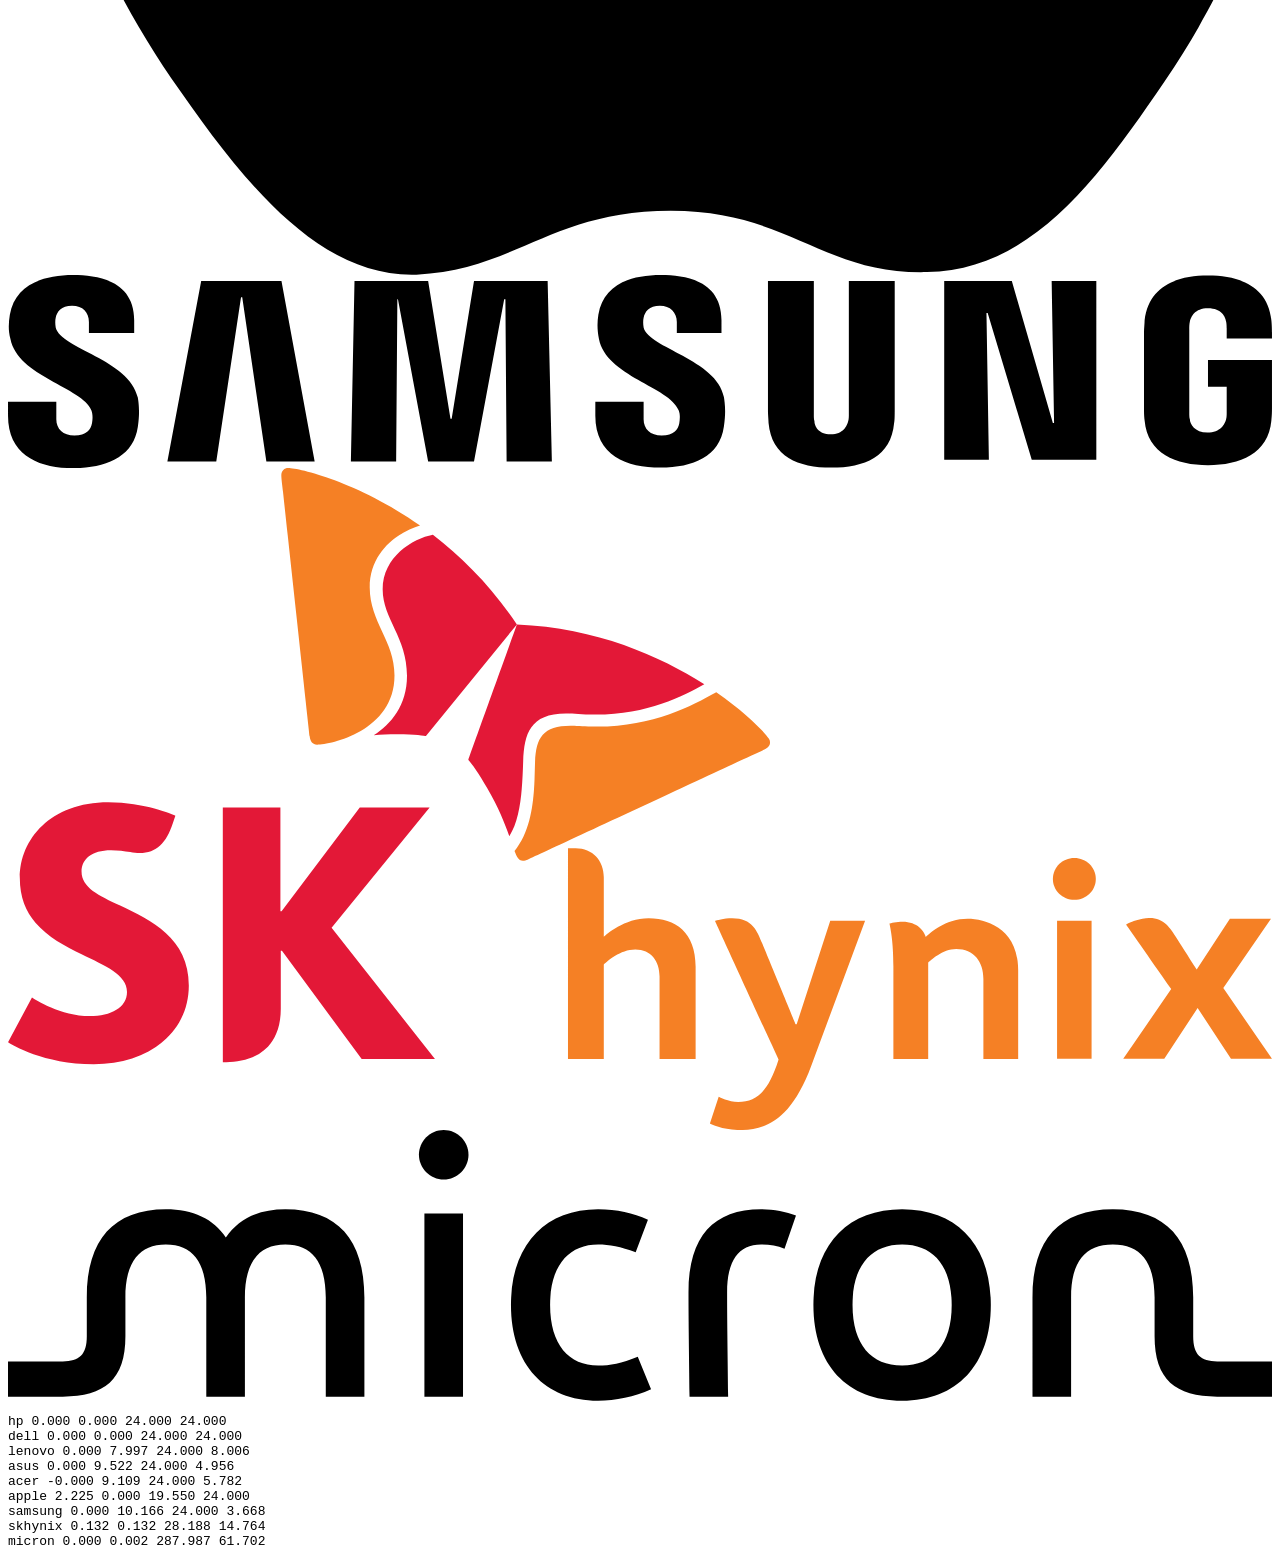
<file: img/brands/bbox.html>
<body><script>const out=[];
const names=["hp","dell","lenovo","asus","acer","apple","samsung","skhynix","micron"];
Promise.all(names.map(n=>fetch(n+".svg").then(r=>r.text()).then(t=>{const d=document.createElement("div");d.innerHTML=t;document.body.appendChild(d);const s=d.querySelector("svg");const b=s.getBBox();out.push(n+" "+[b.x,b.y,b.width,b.height].map(v=>v.toFixed(3)).join(" "))}))).then(()=>{document.title="done";const p=document.createElement("pre");p.id="r";p.textContent=out.join("\n");document.body.appendChild(p)})</script></body>
</file>
<file: style.css>
:root{--bg:#05080b;--bg2:#0b1116;--card:#f5f6f7;--ink:#0b1116;--mut:#6b7780;--line:#1c262d;--teal:#1fc6c9;--teal2:#14a3a6;--w:1160px}
*{box-sizing:border-box;margin:0;padding:0}
html{scroll-behavior:smooth}
body{font-family:'Inter',system-ui,-apple-system,Segoe UI,Roboto,sans-serif;color:var(--ink);background:#fff;line-height:1.6;-webkit-font-smoothing:antialiased}
img{max-width:100%;display:block}a{color:inherit;text-decoration:none}
.wrap{max-width:var(--w);margin:0 auto;padding-inline:24px}
h1,h2,h3{line-height:1.12;letter-spacing:-.02em}
/* header */
header.site{position:absolute;inset:0 0 auto 0;z-index:20;padding-top:22px}
header.site.solid{position:relative;background:var(--bg)}
.nav{display:flex;align-items:center;justify-content:space-between;gap:24px}
.logo{display:flex;flex-direction:column;font-weight:800;font-size:13px;letter-spacing:.14em;line-height:1.05;color:var(--teal);text-transform:uppercase}
.logo b{color:#fff}
.menu{display:flex;gap:30px;list-style:none}
.menu a{color:#c9d3d9;font-size:14px;padding:6px 0;border-bottom:2px solid transparent;transition:.2s}
.menu a:hover,.menu a.on{color:#fff;border-color:var(--teal)}
.btn{--fg:var(--teal);--bd:rgba(31,198,201,.6);--circle:var(--teal);--fgh:#021012;position:relative;display:inline-flex;align-items:center;gap:4px;overflow:hidden;padding:13px 34px;border-radius:100px;border:1.5px solid var(--bd);background:transparent;color:var(--fg);font:600 14px/1.2 inherit;font-family:inherit;cursor:pointer;transition:all .6s cubic-bezier(.23,1,.32,1)}
.btn.ghost{--fg:#fff;--bd:rgba(255,255,255,.4);--circle:#fff;--fgh:#05080b}
.btn.light{--fg:#111;--bd:rgba(51,51,51,.4);--circle:#111;--fgh:#fff}
.btn.sm{padding:10px 26px}
.btn:hover,.btn:focus-visible{border-color:transparent;color:var(--fgh);border-radius:12px}
.btn:active{transform:scale(.95)}
.btn .t{position:relative;z-index:1;transform:translateX(-12px);transition:transform .8s ease-out;white-space:nowrap}
.btn:hover .t,.btn:focus-visible .t{transform:translateX(12px)}
.btn .a{position:absolute;z-index:9;width:16px;height:16px;fill:none;stroke:currentColor;stroke-width:2;stroke-linecap:round;stroke-linejoin:round;transition:all .8s cubic-bezier(.34,1.56,.64,1)}
.btn .a1{left:-25%}.btn:hover .a1,.btn:focus-visible .a1{left:16px}
.btn .a2{right:16px}.btn:hover .a2,.btn:focus-visible .a2{right:-25%}
.btn .c{position:absolute;top:50%;left:50%;width:16px;height:16px;border-radius:50%;background:var(--circle);opacity:0;transform:translate(-50%,-50%);transition:all .8s cubic-bezier(.19,1,.22,1)}
.btn:hover .c,.btn:focus-visible .c{width:240px;height:240px;opacity:1}
.burger{display:none;background:none;border:1px solid #33424a;color:#fff;border-radius:6px;padding:8px 12px;font-size:18px;cursor:pointer}
/* hero */
.hero{position:relative;background:var(--bg) center/cover;color:#fff;padding:190px 0 0;overflow:hidden}
.hero::before{content:"";position:absolute;inset:0;background:linear-gradient(90deg,rgba(5,8,11,.93) 15%,rgba(5,8,11,.72) 50%,rgba(5,8,11,.45)),linear-gradient(0deg,rgba(5,8,11,.85),rgba(5,8,11,0) 40%),url(img/hero.jpg) center/cover;z-index:0}
.hero .wrap{position:relative;z-index:1}
.hero h1{font-size:clamp(40px,7vw,76px);font-weight:800;max-width:720px}
.hero h1 span{color:var(--teal);display:block}
.hero p.lead{max-width:520px;margin:26px 0 34px;color:#b5c1c8;font-size:16px}
.cta{display:flex;gap:14px;flex-wrap:wrap}
.stats{position:relative;z-index:1;margin-top:90px;border-top:1px solid var(--line);background:rgba(5,8,11,.7);backdrop-filter:blur(6px)}
.stats .wrap{display:grid;grid-template-columns:repeat(4,1fr);gap:20px;padding-block:28px}
.stat{display:flex;align-items:center;gap:14px}
.stat svg{width:34px;height:34px;stroke:#e0a24a;fill:none;stroke-width:1.5;flex:none}
.stat strong{display:block;font-size:20px;color:#fff}.stat span{font-size:12px;color:#8a98a1}
.page-hero{background:var(--bg);color:#fff;padding:70px 0 80px;position:relative;overflow:hidden}
.page-hero::before{content:"";position:absolute;inset:0;background:linear-gradient(90deg,#05080b 35%,rgba(5,8,11,.6)),var(--img) right center/cover;opacity:.95}
.page-hero .wrap{position:relative}
.eyebrow{color:var(--teal);font-size:13px;font-weight:600;letter-spacing:.12em;text-transform:uppercase;margin-bottom:14px}
.page-hero h1{font-size:clamp(34px,5vw,56px);font-weight:800;max-width:760px}
.page-hero p{color:#b5c1c8;max-width:620px;margin-top:18px}
/* sections */
section.s{padding:84px 0}
.center{text-align:center}.center .sub{margin-inline:auto}
.kicker{color:var(--mut);font-size:14px}
h2{font-size:clamp(26px,3.6vw,38px);font-weight:800;margin:8px 0 14px}
.sub{color:var(--mut);max-width:640px}
.brands{padding:38px 0;border-bottom:1px solid #eceff1}
.brands .wrap{display:flex;align-items:center;gap:40px;flex-wrap:wrap}
.brands .t{font-weight:700;font-size:14px;line-height:1.3;max-width:120px}
.brands ul{display:flex;gap:34px;flex-wrap:wrap;list-style:none;flex:1;justify-content:space-between}
.brands li{font-weight:800;font-size:19px;color:#8a949b;letter-spacing:-.01em}
.tiles{display:grid;grid-template-columns:repeat(5,1fr);gap:12px;margin-top:40px}
.tile{background:#f4f5f6;border-radius:8px;padding:34px 12px;text-align:center;font-size:14px;transition:.25s;display:block}
.tile svg{display:block;width:34px;height:34px;margin:0 auto 14px;stroke:currentColor;fill:none;stroke-width:1.5}
.tile:hover{background:var(--bg);color:#fff}.tile:hover svg{stroke:var(--teal)}
.duo{display:grid;grid-template-columns:1fr 1fr;gap:20px}
.photo-card{position:relative;min-height:300px;border-radius:6px;overflow:hidden;color:#fff;padding:34px;display:flex;flex-direction:column;justify-content:flex-end;background:var(--bg) var(--img) center/cover}
.photo-card::before{content:"";position:absolute;inset:0;background:linear-gradient(0deg,rgba(5,8,11,.88),rgba(5,8,11,.25))}
.photo-card>*{position:relative}.photo-card h3{font-size:26px;margin-bottom:8px}.photo-card p{color:#d0dade;font-size:14px;max-width:360px;margin-bottom:14px}
.photo-card a.l{color:var(--teal);font-weight:600;font-size:14px}
.grey{background:#f4f5f6}
.steps{display:grid;grid-template-columns:repeat(3,1fr);gap:18px;margin-top:40px}
.step{background:#fff;border-radius:8px;padding:26px;border:1px solid #e7eaec}
.step small{color:var(--teal2);font-weight:700;font-size:12px;letter-spacing:.08em}
.step h3{font-size:19px;margin:6px 0}.step p{color:var(--mut);font-size:14px}
.split{display:grid;grid-template-columns:1fr 1fr;gap:56px;align-items:center}
.split img{border-radius:8px;aspect-ratio:4/3;object-fit:cover;width:100%}
.split p{color:var(--mut);margin-bottom:14px}
.checks{list-style:none;margin:18px 0 26px}.checks li{padding-left:28px;position:relative;margin-bottom:9px;color:#33414a}
.checks li::before{content:"";position:absolute;left:0;top:8px;width:14px;height:8px;border-left:2px solid var(--teal2);border-bottom:2px solid var(--teal2);transform:rotate(-45deg)}
.dark{background:var(--bg);color:#fff}.dark .sub,.dark .kicker{color:#9aa8b0}
.cards3{display:grid;grid-template-columns:repeat(3,1fr);gap:18px;margin-top:40px}
.card{background:var(--bg2);border:1px solid var(--line);border-radius:8px;padding:28px;transition:.25s}
.card:hover{border-color:var(--teal);transform:translateY(-3px)}
.card h3{font-size:19px;margin-bottom:8px;color:#fff}.card p{color:#9aa8b0;font-size:14px}
.card .n{color:var(--teal);font-weight:800;font-size:13px;letter-spacing:.1em;margin-bottom:14px;display:block}
.light .card{background:#fff;border-color:#e7eaec}.light .card h3{color:var(--ink)}.light .card p{color:var(--mut)}
.cta-band{background:var(--bg);color:#fff;padding:80px 0;text-align:center;background:linear-gradient(rgba(5,8,11,.9),rgba(5,8,11,.9)),url(img/network.jpg) center/cover}
.cta-band p{color:#9aa8b0;max-width:540px;margin:0 auto 26px}
/* products */
.prod{display:grid;grid-template-columns:320px 1fr;gap:40px;padding:56px 0;border-bottom:1px solid #e7eaec;scroll-margin-top:20px}
.prod:last-of-type{border:0}
.prod .ph{border-radius:8px;aspect-ratio:4/3;object-fit:cover;width:100%}
.prod h2{margin-top:0;font-size:30px}
.prod ul{list-style:none;display:grid;grid-template-columns:1fr 1fr;gap:8px 28px;margin-top:20px}
.prod li{padding:10px 0 10px 24px;border-bottom:1px solid #eef0f1;position:relative;font-size:15px}
.prod li::before{content:"";position:absolute;left:2px;top:19px;width:7px;height:7px;background:var(--teal);border-radius:50%}
.chips{display:flex;flex-wrap:wrap;gap:10px;margin-top:20px}
.chip{border:1px solid #d6dce0;border-radius:99px;padding:8px 18px;font-weight:600;font-size:14px;color:#44525b}
/* contact */
.contact{display:grid;grid-template-columns:1fr 1.1fr;gap:56px}
.info{background:var(--bg);color:#fff;border-radius:10px;padding:38px}
.info h3{font-size:22px;margin-bottom:20px}
.info dl div{padding:16px 0;border-top:1px solid var(--line)}
.info dt{color:var(--teal);font-size:12px;letter-spacing:.1em;text-transform:uppercase;font-weight:700;margin-bottom:4px}
.info dd{color:#d3dce1}.info dd a:hover{color:var(--teal)}
form{display:grid;gap:16px}
.row2{display:grid;grid-template-columns:1fr 1fr;gap:16px}
label{font-size:13px;font-weight:600;display:grid;gap:6px}
input,select,textarea{font:inherit;padding:12px 14px;border:1px solid #cfd6da;border-radius:6px;background:#fff;color:var(--ink)}
input:focus,select:focus,textarea:focus{outline:2px solid var(--teal);border-color:transparent}
textarea{min-height:130px;resize:vertical}
.note{font-size:12.5px;color:var(--mut)}
/* footer */
footer{background:#080c0f;color:#8a98a1;padding:60px 0 30px;font-size:14px}
.fgrid{display:grid;grid-template-columns:1.6fr 1fr 1fr 1.3fr;gap:40px}
footer h4{color:#fff;font-size:14px;margin-bottom:14px}
footer ul{list-style:none;display:grid;gap:9px}footer a:hover{color:var(--teal)}
.copy{border-top:1px solid var(--line);margin-top:44px;padding-top:24px;text-align:center;font-size:13px}
.reveal{opacity:0;transform:translateY(18px);transition:.6s}.reveal.in{opacity:1;transform:none}
@media(max-width:900px){
 .menu,.nav>.btn{display:none}.burger{display:block}
 .menu.open{display:flex;flex-direction:column;position:absolute;top:70px;left:24px;right:24px;background:var(--bg2);border:1px solid var(--line);border-radius:8px;padding:18px 22px;gap:14px}
 .stats .wrap{grid-template-columns:1fr 1fr}.tiles{grid-template-columns:repeat(2,1fr)}
 .duo,.split,.contact,.steps,.cards3,.prod{grid-template-columns:1fr}.fgrid{grid-template-columns:1fr 1fr}
 .brands ul{gap:18px 26px;justify-content:flex-start}.prod ul{grid-template-columns:1fr}.row2{grid-template-columns:1fr}
 .hero{padding-top:140px}section.s{padding:60px 0}
}

/* brands marquee */
.brands-band{background:var(--bg);color:#fff;padding:72px 0 56px;border-top:1px solid var(--line)}
.brands-band h2{margin:6px auto 0;max-width:820px;font-size:clamp(24px,3.2vw,34px)}
.marquee{margin-top:44px;overflow:hidden;border-block:1px solid var(--line);background:linear-gradient(180deg,rgba(31,198,201,.04),transparent);-webkit-mask-image:linear-gradient(90deg,transparent,#000 14%,#000 86%,transparent);mask-image:linear-gradient(90deg,transparent,#000 14%,#000 86%,transparent)}
.marquee-track{display:flex;width:max-content;will-change:transform}
.marquee-track ul{display:flex;list-style:none}
.marquee-track li{display:flex;align-items:center;justify-content:center;width:210px;height:112px;flex:none}
.marquee-track li img{max-width:none;flex:none;filter:brightness(0) invert(1);opacity:.72;transition:opacity .25s,transform .25s}
.marquee-track li:hover img{opacity:1;transform:scale(1.08)}
.brands-note{text-align:center;color:#7c8b94;font-size:14px;margin-top:22px}
@media(prefers-reduced-motion:reduce){.marquee{overflow-x:auto}}
.credit{font-size:12px;color:#8a949b;text-align:center;padding-block:18px;background:#fff}.credit a{text-decoration:underline}
</file>
